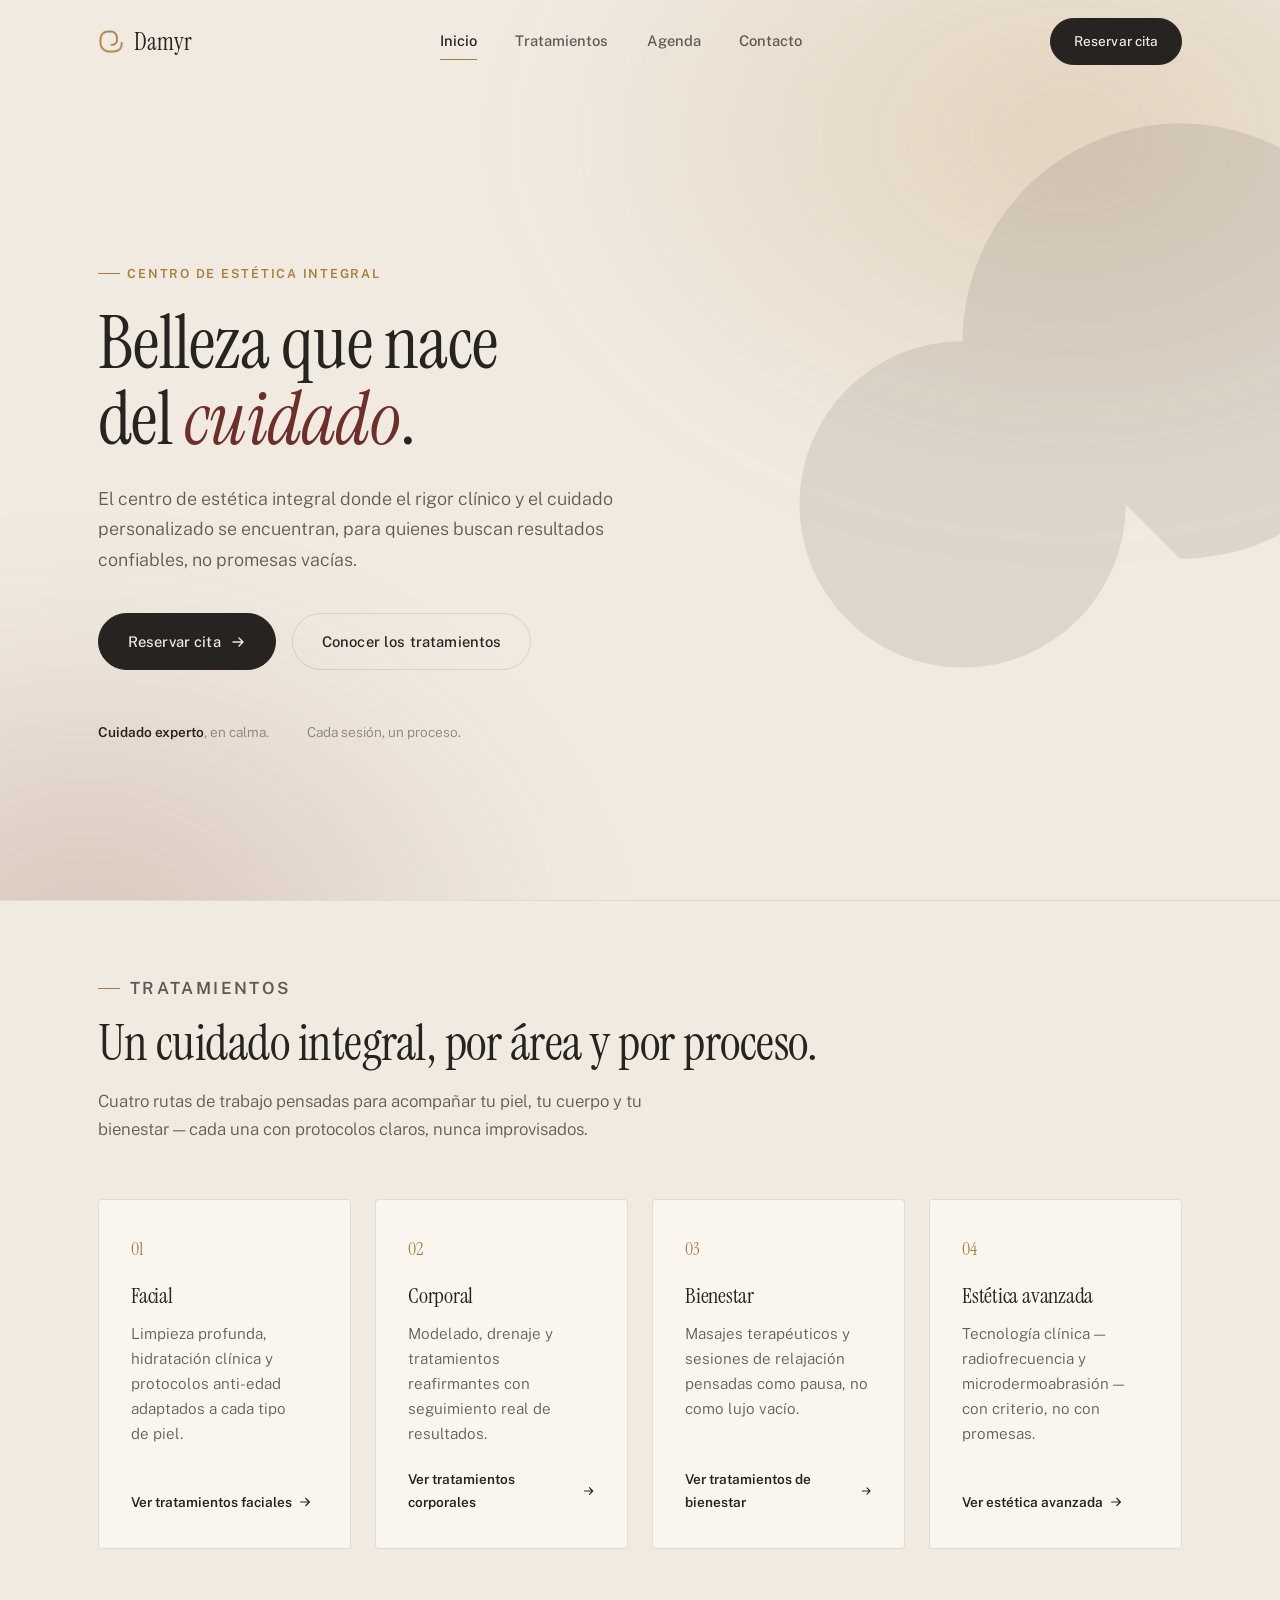
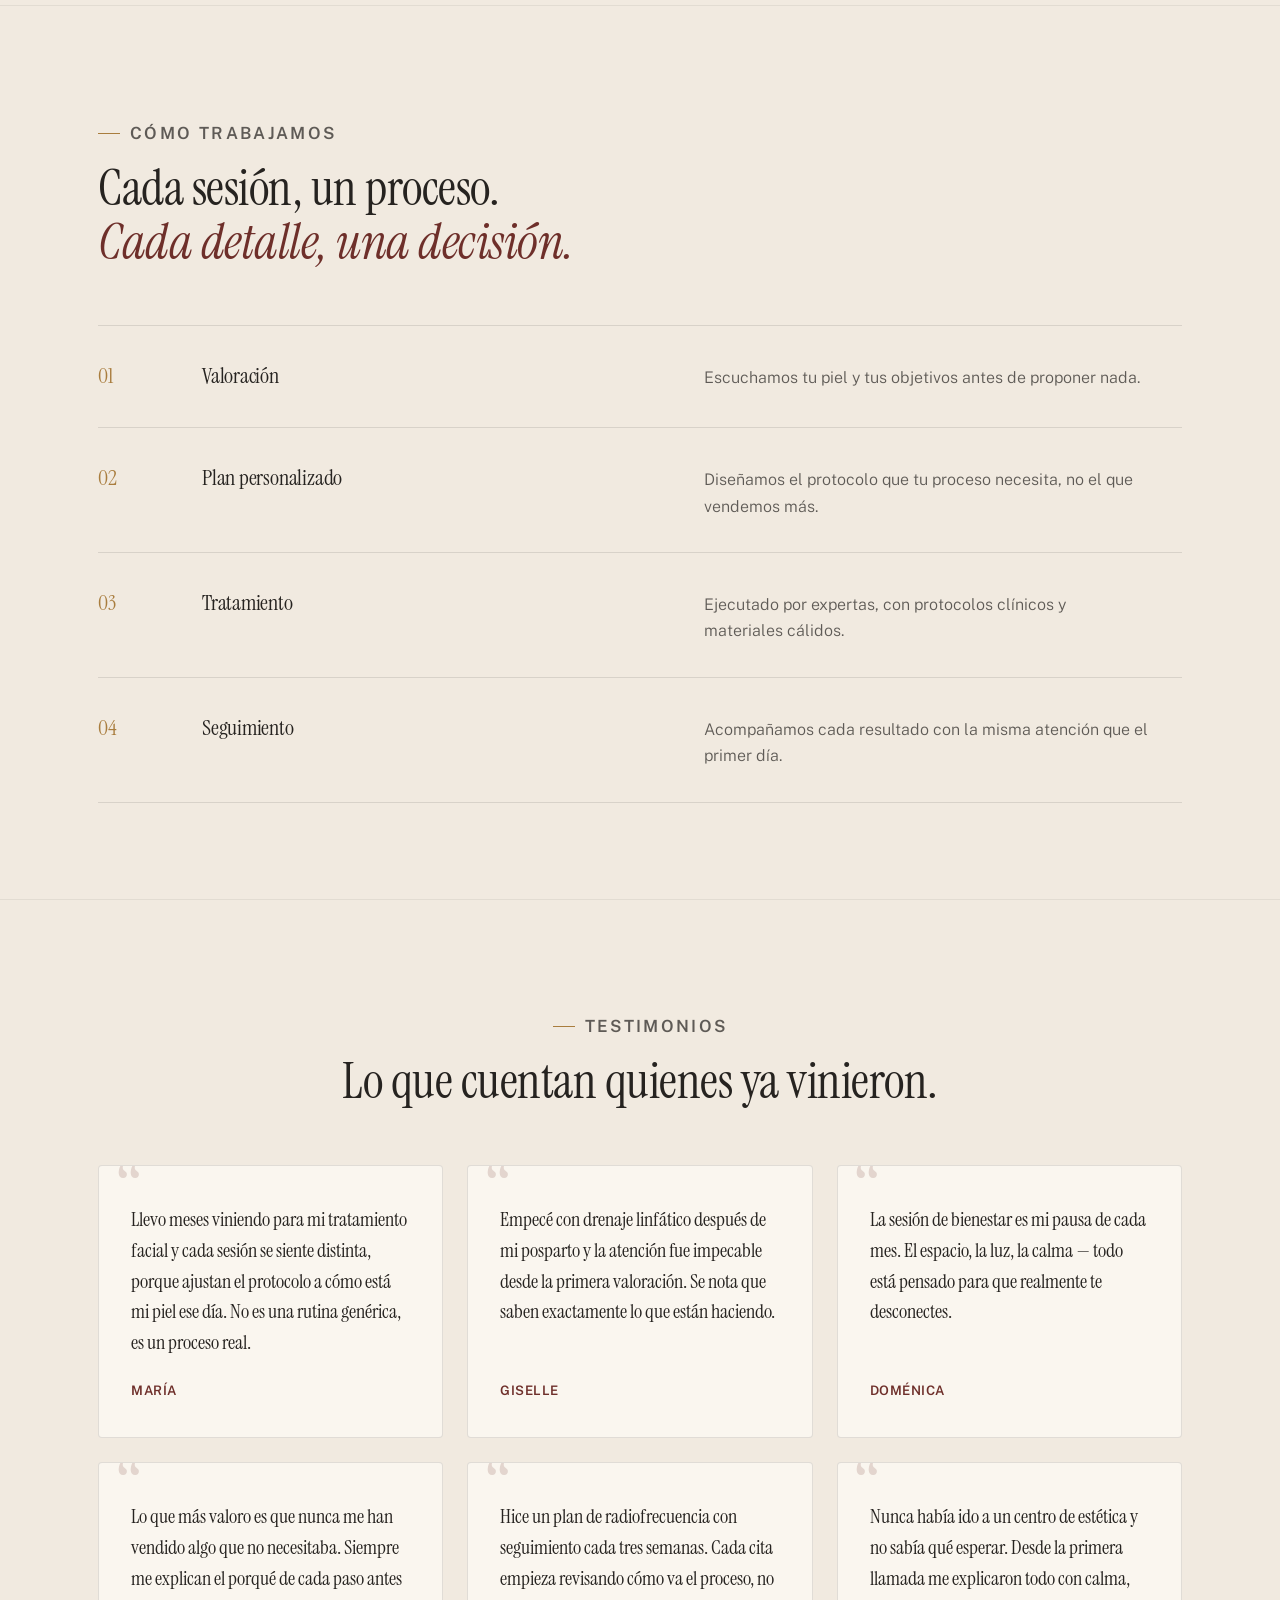
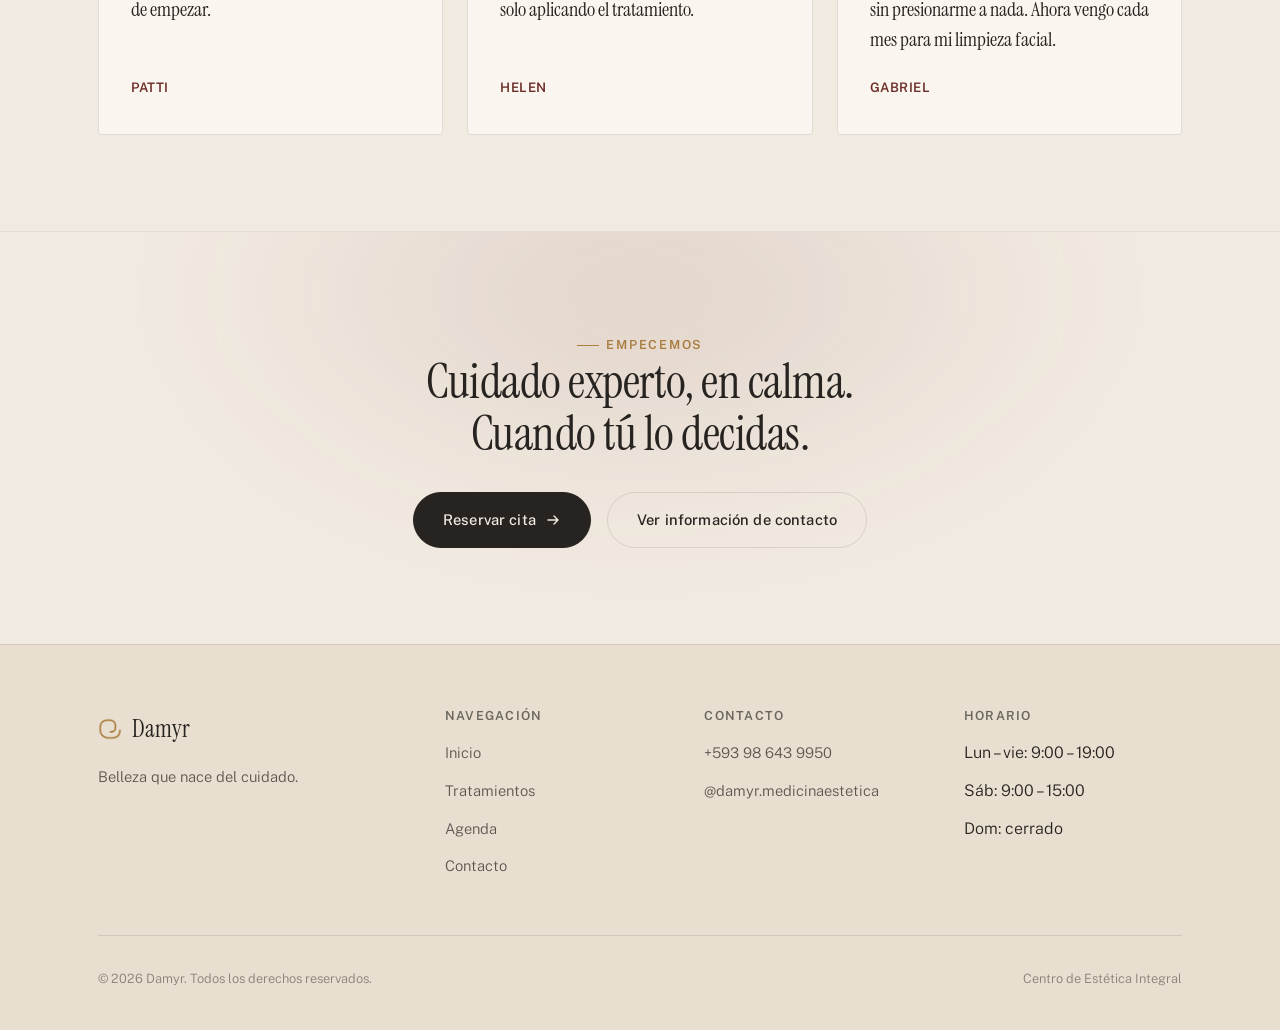
<file: index.html>
<!DOCTYPE html>
<html lang="es">
<head>
<meta charset="UTF-8">
<meta name="viewport" content="width=device-width, initial-scale=1.0">
<title>Damyr — Centro de Estética Integral</title>
<meta name="description" content="Damyr, centro de estética integral. El lugar donde el rigor clínico y el cuidado personalizado se encuentran.">
<link rel="icon" type="image/png" href="assets/img/favicon.png">

<link rel="preconnect" href="https://fonts.googleapis.com">
<link rel="preconnect" href="https://fonts.gstatic.com" crossorigin>
<link rel="stylesheet" href="https://fonts.googleapis.com/css2?family=Instrument+Serif:ital@0;1&family=Public+Sans:wght@300;400;500;600;700&display=swap">

<link rel="stylesheet" href="styles.css?v=20261001c">
</head>
<body>
<a class="skip-link" href="#main">Saltar al contenido</a>

<header class="nav" data-nav>
  <div class="container">
    <a class="nav-brand" href="index.html">
      <img class="logo-mark" src="assets/img/logo-mark.png" alt="" width="26" height="24">
      Damyr
    </a>
    <nav class="nav-links" aria-label="Principal">
      <a href="index.html" aria-current="page">Inicio</a>
      <a href="servicios.html">Tratamientos</a>
      <a href="agenda.html">Agenda</a>
      <a href="contacto.html">Contacto</a>
    </nav>
    <div class="nav-actions">
      <a class="btn btn-primary" href="https://wa.link/9u8v8s" target="_blank" rel="noopener">Reservar cita</a>
      <button class="nav-burger" data-burger aria-expanded="false" aria-label="Abrir menú" aria-controls="mobile-menu">
        <span></span><span></span><span></span>
      </button>
    </div>
  </div>
</header>

<div class="mobile-menu" id="mobile-menu" data-mobile-menu>
  <a href="index.html">Inicio</a>
  <a href="servicios.html">Tratamientos</a>
  <a href="agenda.html">Agenda</a>
  <a href="contacto.html">Contacto</a>
  <div class="nav-actions">
    <a class="btn btn-primary" href="https://wa.link/9u8v8s" target="_blank" rel="noopener">Reservar cita</a>
  </div>
</div>

<main id="main">

  <section class="hero">
    <div class="hero-wash" aria-hidden="true"></div>
    <svg class="hero-spiral" data-spiral-draw viewBox="0 0 100 100" aria-hidden="true">
      <path d="M58,50 a8,8 0 1,1 -8,-8 a16,16 0 1,1 16,16 a24,24 0 1,1 -24,-24 a32,32 0 1,1 32,32"/>
    </svg>
    <div class="container">
      <div class="hero-inner">
        <p class="eyebrow reveal">Centro de Estética Integral</p>
        <h1 class="hero-title reveal reveal-1">Belleza que nace del <em>cuidado</em>.</h1>
        <p class="hero-sub reveal reveal-2">
          El centro de estética integral donde el rigor clínico y el cuidado personalizado
          se encuentran, para quienes buscan resultados confiables, no promesas vacías.
        </p>
        <div class="hero-actions reveal reveal-3">
          <a class="btn btn-primary" href="https://wa.link/9u8v8s" target="_blank" rel="noopener">
            Reservar cita
            <svg class="btn-arrow" width="16" height="16" viewBox="0 0 16 16" fill="none" aria-hidden="true"><path d="M3 8h10M9 4l4 4-4 4" stroke="currentColor" stroke-width="1.4" stroke-linecap="round" stroke-linejoin="round"/></svg>
          </a>
          <a class="btn btn-ghost" href="servicios.html">Conocer los tratamientos</a>
        </div>
        <div class="hero-meta reveal reveal-4">
          <span><strong>Cuidado experto</strong>, en calma.</span>
          <span>Cada sesión, un proceso.</span>
        </div>
      </div>
    </div>
  </section>

  <section id="tratamientos" class="menu-section">
    <div class="container">
      <div class="section-head reveal">
        <p class="eyebrow">Tratamientos</p>
        <h2>Un cuidado integral, por área y por proceso.</h2>
        <p>Cuatro rutas de trabajo pensadas para acompañar tu piel, tu cuerpo y tu bienestar —
          cada una con protocolos claros, nunca improvisados.</p>
      </div>
      <div class="services-grid">
        <article class="card service-card reveal reveal-1">
          <span class="num">01</span>
          <h3>Facial</h3>
          <p>Limpieza profunda, hidratación clínica y protocolos anti-edad adaptados a cada tipo de piel.</p>
          <a class="card-link" href="servicios.html#facial">Ver tratamientos faciales
            <svg viewBox="0 0 16 16" fill="none" aria-hidden="true"><path d="M3 8h10M9 4l4 4-4 4" stroke="currentColor" stroke-width="1.4" stroke-linecap="round" stroke-linejoin="round"/></svg>
          </a>
        </article>
        <article class="card service-card reveal reveal-2">
          <span class="num">02</span>
          <h3>Corporal</h3>
          <p>Modelado, drenaje y tratamientos reafirmantes con seguimiento real de resultados.</p>
          <a class="card-link" href="servicios.html#corporal">Ver tratamientos corporales
            <svg viewBox="0 0 16 16" fill="none" aria-hidden="true"><path d="M3 8h10M9 4l4 4-4 4" stroke="currentColor" stroke-width="1.4" stroke-linecap="round" stroke-linejoin="round"/></svg>
          </a>
        </article>
        <article class="card service-card reveal reveal-3">
          <span class="num">03</span>
          <h3>Bienestar</h3>
          <p>Masajes terapéuticos y sesiones de relajación pensadas como pausa, no como lujo vacío.</p>
          <a class="card-link" href="servicios.html#bienestar">Ver tratamientos de bienestar
            <svg viewBox="0 0 16 16" fill="none" aria-hidden="true"><path d="M3 8h10M9 4l4 4-4 4" stroke="currentColor" stroke-width="1.4" stroke-linecap="round" stroke-linejoin="round"/></svg>
          </a>
        </article>
        <article class="card service-card reveal reveal-4">
          <span class="num">04</span>
          <h3>Estética avanzada</h3>
          <p>Tecnología clínica — radiofrecuencia y microdermoabrasión — con criterio, no con promesas.</p>
          <a class="card-link" href="servicios.html#avanzada">Ver estética avanzada
            <svg viewBox="0 0 16 16" fill="none" aria-hidden="true"><path d="M3 8h10M9 4l4 4-4 4" stroke="currentColor" stroke-width="1.4" stroke-linecap="round" stroke-linejoin="round"/></svg>
          </a>
        </article>
      </div>
    </div>
  </section>

  <section class="proceso">
    <div class="container">
      <div class="section-head reveal">
        <p class="eyebrow">Cómo trabajamos</p>
        <h2>Cada sesión, un proceso. <em>Cada detalle, una decisión.</em></h2>
      </div>
      <div class="proceso-list">
        <div class="proceso-item reveal reveal-1">
          <span class="n">01</span>
          <h3>Valoración</h3>
          <p>Escuchamos tu piel y tus objetivos antes de proponer nada.</p>
        </div>
        <div class="proceso-item reveal reveal-2">
          <span class="n">02</span>
          <h3>Plan personalizado</h3>
          <p>Diseñamos el protocolo que tu proceso necesita, no el que vendemos más.</p>
        </div>
        <div class="proceso-item reveal reveal-3">
          <span class="n">03</span>
          <h3>Tratamiento</h3>
          <p>Ejecutado por expertas, con protocolos clínicos y materiales cálidos.</p>
        </div>
        <div class="proceso-item reveal reveal-4">
          <span class="n">04</span>
          <h3>Seguimiento</h3>
          <p>Acompañamos cada resultado con la misma atención que el primer día.</p>
        </div>
      </div>
    </div>
  </section>

  <section class="testimonials">
    <div class="container">
      <div class="section-head reveal center">
        <p class="eyebrow" style="justify-content:center;">Testimonios</p>
        <h2>Lo que cuentan quienes ya vinieron.</h2>
      </div>
      <div class="testimonials-grid">
        <article class="testimonial-card reveal reveal-1">
          <blockquote>Llevo meses viniendo para mi tratamiento facial y cada sesión se siente distinta, porque ajustan el protocolo a cómo está mi piel ese día. No es una rutina genérica, es un proceso real.</blockquote>
          <cite>María</cite>
        </article>
        <article class="testimonial-card reveal reveal-2">
          <blockquote>Empecé con drenaje linfático después de mi posparto y la atención fue impecable desde la primera valoración. Se nota que saben exactamente lo que están haciendo.</blockquote>
          <cite>Giselle</cite>
        </article>
        <article class="testimonial-card reveal reveal-3">
          <blockquote>La sesión de bienestar es mi pausa de cada mes. El espacio, la luz, la calma — todo está pensado para que realmente te desconectes.</blockquote>
          <cite>Doménica</cite>
        </article>
        <article class="testimonial-card reveal reveal-4">
          <blockquote>Lo que más valoro es que nunca me han vendido algo que no necesitaba. Siempre me explican el porqué de cada paso antes de empezar.</blockquote>
          <cite>Patti</cite>
        </article>
        <article class="testimonial-card reveal reveal-1">
          <blockquote>Hice un plan de radiofrecuencia con seguimiento cada tres semanas. Cada cita empieza revisando cómo va el proceso, no solo aplicando el tratamiento.</blockquote>
          <cite>Helen</cite>
        </article>
        <article class="testimonial-card reveal reveal-2">
          <blockquote>Nunca había ido a un centro de estética y no sabía qué esperar. Desde la primera llamada me explicaron todo con calma, sin presionarme a nada. Ahora vengo cada mes para mi limpieza facial.</blockquote>
          <cite>Gabriel</cite>
        </article>
      </div>
    </div>
  </section>

  <section class="cta-final">
    <div class="container">
      <p class="eyebrow reveal" style="justify-content:center;">Empecemos</p>
      <h2 class="reveal reveal-1">Cuidado experto, en calma. Cuando tú lo decidas.</h2>
      <div class="hero-actions reveal reveal-2">
        <a class="btn btn-primary" href="https://wa.link/9u8v8s" target="_blank" rel="noopener">
          Reservar cita
          <svg class="btn-arrow" width="16" height="16" viewBox="0 0 16 16" fill="none" aria-hidden="true"><path d="M3 8h10M9 4l4 4-4 4" stroke="currentColor" stroke-width="1.4" stroke-linecap="round" stroke-linejoin="round"/></svg>
        </a>
        <a class="btn btn-ghost" href="contacto.html">Ver información de contacto</a>
      </div>
    </div>
  </section>

</main>

<footer class="footer">
  <div class="container">
    <div class="footer-grid">
      <div>
        <a class="footer-brand" href="index.html">
          <img class="logo-mark" src="assets/img/logo-mark.png" alt="" width="24" height="22">
          Damyr
        </a>
        <p class="footer-tag">Belleza que nace del cuidado.</p>
      </div>
      <div class="footer-col">
        <h4>Navegación</h4>
        <ul>
          <li><a href="index.html">Inicio</a></li>
          <li><a href="servicios.html">Tratamientos</a></li>
          <li><a href="agenda.html">Agenda</a></li>
          <li><a href="contacto.html">Contacto</a></li>
        </ul>
      </div>
      <div class="footer-col">
        <h4>Contacto</h4>
        <ul>
          <li><a href="tel:+593986439950">+593 98 643 9950</a></li>
          <li><a href="https://instagram.com/damyr.medicinaestetica" target="_blank" rel="noopener">@damyr.medicinaestetica</a></li>
        </ul>
      </div>
      <div class="footer-col">
        <h4>Horario</h4>
        <ul>
          <li>Lun – vie: 9:00 – 19:00</li>
          <li>Sáb: 9:00 – 15:00</li>
          <li>Dom: cerrado</li>
        </ul>
      </div>
    </div>
    <div class="footer-bottom">
      <span>© 2026 Damyr. Todos los derechos reservados.</span>
      <span>Centro de Estética Integral</span>
    </div>
  </div>
</footer>

<script defer src="lib/gsap.min.js"></script>
<script defer src="lib/ScrollTrigger.min.js"></script>
<script defer src="lib/manifest.js"></script>
<script defer src="main.js?v=20261001c"></script>
</body>
</html>
</file>
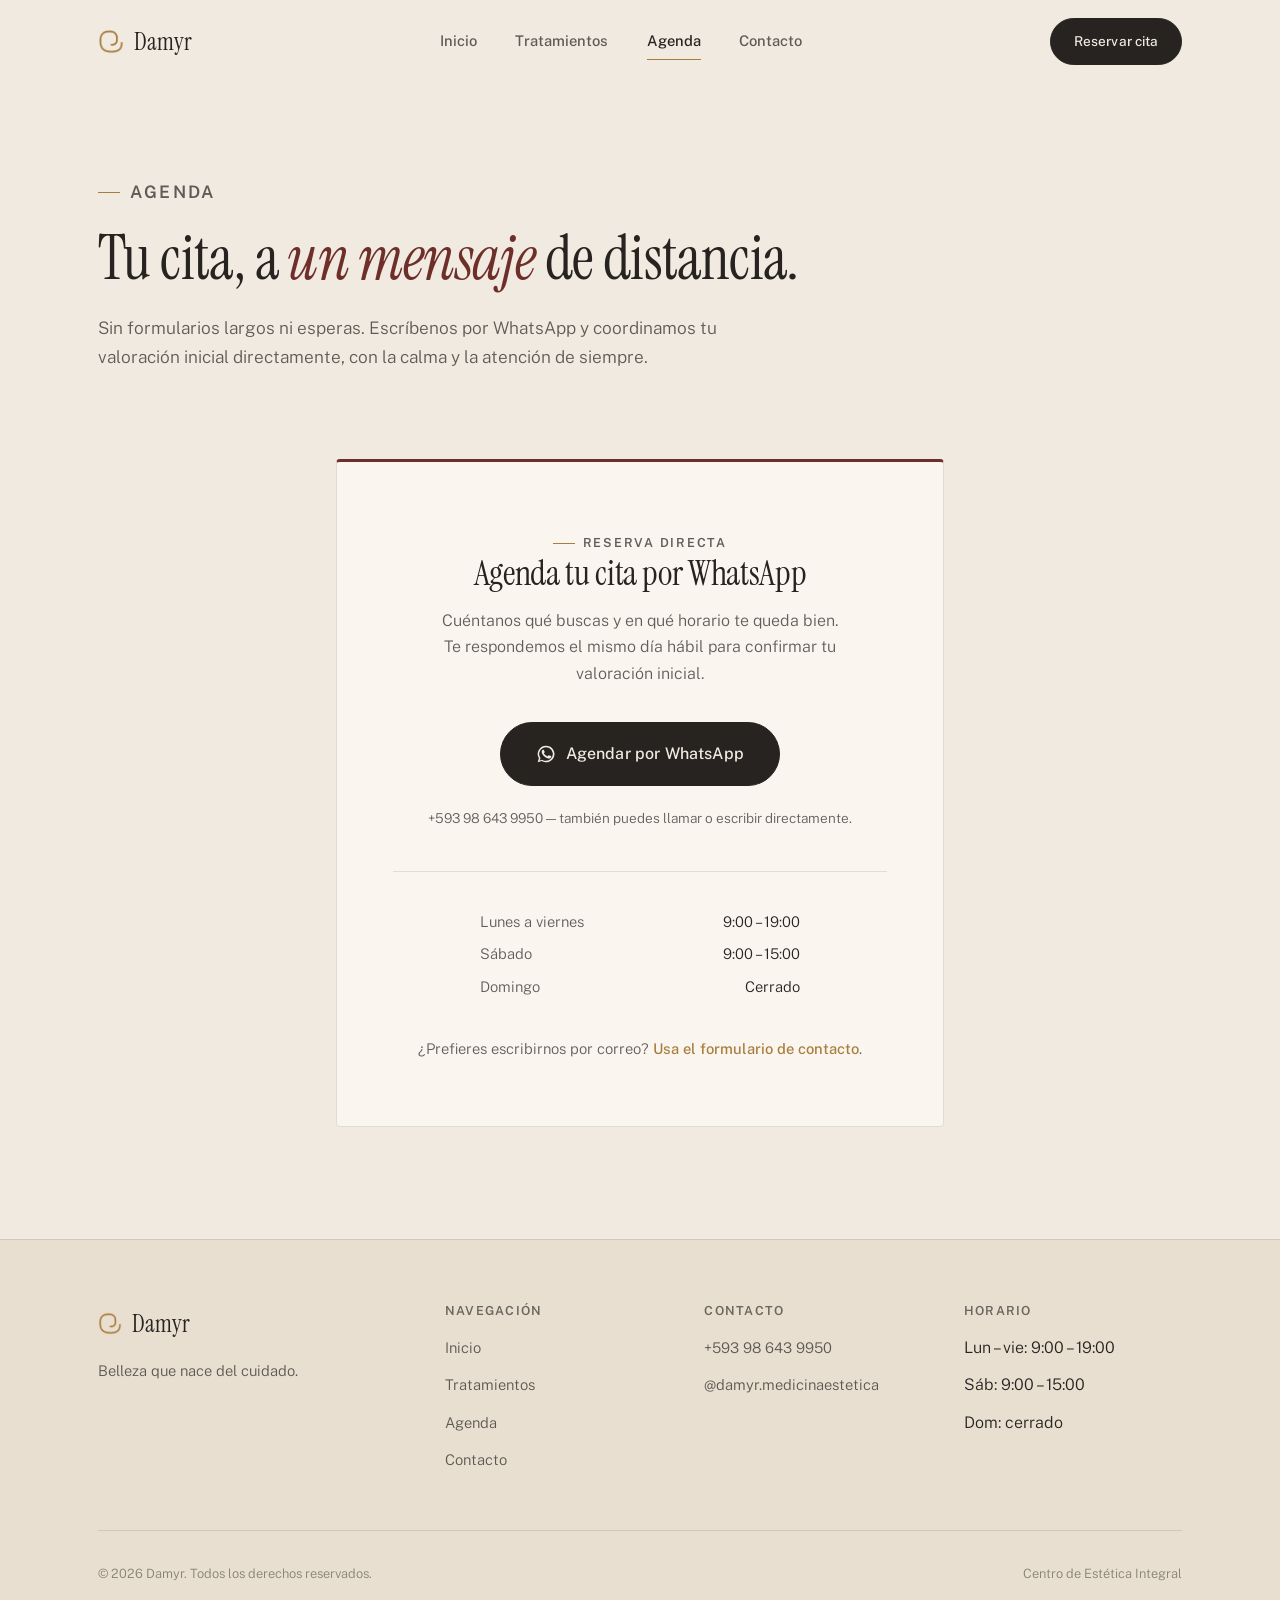
<file: agenda.html>
<!DOCTYPE html>
<html lang="es">
<head>
<meta charset="UTF-8">
<meta name="viewport" content="width=device-width, initial-scale=1.0">
<title>Agenda — Damyr</title>
<meta name="description" content="Agenda tu cita en Damyr directamente por WhatsApp. Respuesta rápida, sin formularios.">
<link rel="icon" type="image/png" href="assets/img/favicon.png">

<link rel="preconnect" href="https://fonts.googleapis.com">
<link rel="preconnect" href="https://fonts.gstatic.com" crossorigin>
<link rel="stylesheet" href="https://fonts.googleapis.com/css2?family=Instrument+Serif:ital@0;1&family=Public+Sans:wght@300;400;500;600;700&display=swap">

<link rel="stylesheet" href="styles.css?v=20261001c">
</head>
<body>
<a class="skip-link" href="#main">Saltar al contenido</a>

<header class="nav" data-nav>
  <div class="container">
    <a class="nav-brand" href="index.html">
      <img class="logo-mark" src="assets/img/logo-mark.png" alt="" width="26" height="24">
      Damyr
    </a>
    <nav class="nav-links" aria-label="Principal">
      <a href="index.html">Inicio</a>
      <a href="servicios.html">Tratamientos</a>
      <a href="agenda.html" aria-current="page">Agenda</a>
      <a href="contacto.html">Contacto</a>
    </nav>
    <div class="nav-actions">
      <a class="btn btn-primary" href="https://wa.link/9u8v8s" target="_blank" rel="noopener">Reservar cita</a>
      <button class="nav-burger" data-burger aria-expanded="false" aria-label="Abrir menú" aria-controls="mobile-menu">
        <span></span><span></span><span></span>
      </button>
    </div>
  </div>
</header>

<div class="mobile-menu" id="mobile-menu" data-mobile-menu>
  <a href="index.html">Inicio</a>
  <a href="servicios.html">Tratamientos</a>
  <a href="agenda.html">Agenda</a>
  <a href="contacto.html">Contacto</a>
  <div class="nav-actions">
    <a class="btn btn-primary" href="https://wa.link/9u8v8s" target="_blank" rel="noopener">Reservar cita</a>
  </div>
</div>

<main id="main">

  <section class="page-hero">
    <div class="container">
      <p class="eyebrow reveal">Agenda</p>
      <h1 class="reveal reveal-1">Tu cita, a <em>un mensaje</em> de distancia.</h1>
      <p class="reveal reveal-2">
        Sin formularios largos ni esperas. Escríbenos por WhatsApp y coordinamos tu
        valoración inicial directamente, con la calma y la atención de siempre.
      </p>
    </div>
  </section>

  <section class="agenda-section">
    <div class="container">
      <div class="agenda-card reveal">
        <p class="eyebrow" style="justify-content:center;">Reserva directa</p>
        <h2>Agenda tu cita por WhatsApp</h2>
        <p>Cuéntanos qué buscas y en qué horario te queda bien. Te respondemos el mismo
          día hábil para confirmar tu valoración inicial.</p>

        <a class="btn btn-primary agenda-whatsapp-btn" href="https://wa.link/9u8v8s" target="_blank" rel="noopener">
          <svg viewBox="0 0 24 24" fill="none" aria-hidden="true"><path d="M17.5 14.4c-.3-.1-1.7-.8-1.9-.9-.3-.1-.5-.1-.6.1-.2.3-.7.9-.9 1-.2.2-.3.2-.6.1-.3-.1-1.2-.4-2.3-1.4-.8-.7-1.4-1.6-1.6-1.9-.2-.3 0-.5.1-.6.1-.1.3-.3.4-.5.1-.1.2-.3.3-.4.1-.2 0-.3 0-.5-.1-.1-.6-1.4-.8-1.9-.2-.5-.4-.4-.6-.5h-.5c-.2 0-.5.1-.7.3-.3.3-1 1-1 2.3s1 2.7 1.2 2.9c.1.2 2 3 4.8 4.2.7.3 1.2.5 1.6.6.7.2 1.3.2 1.8.1.5-.1 1.7-.7 1.9-1.4.2-.7.2-1.2.2-1.3-.1-.1-.3-.2-.5-.3z" fill="currentColor"/><path d="M12 2a10 10 0 0 0-8.5 15.2L2 22l4.9-1.5A10 10 0 1 0 12 2Zm0 18.2a8.2 8.2 0 0 1-4.2-1.1l-.3-.2-3 .9.9-2.9-.2-.3A8.2 8.2 0 1 1 12 20.2Z" fill="currentColor"/></svg>
          Agendar por WhatsApp
        </a>
        <p class="agenda-note">+593 98 643 9950 — también puedes llamar o escribir directamente.</p>

        <div class="agenda-divider">
          <div class="agenda-hours">
            <div class="row"><span class="day">Lunes a viernes</span><span>9:00 – 19:00</span></div>
            <div class="row"><span class="day">Sábado</span><span>9:00 – 15:00</span></div>
            <div class="row"><span class="day">Domingo</span><span>Cerrado</span></div>
          </div>
        </div>

        <p class="agenda-alt">¿Prefieres escribirnos por correo? <a href="contacto.html">Usa el formulario de contacto</a>.</p>
      </div>
    </div>
  </section>

</main>

<footer class="footer">
  <div class="container">
    <div class="footer-grid">
      <div>
        <a class="footer-brand" href="index.html">
          <img class="logo-mark" src="assets/img/logo-mark.png" alt="" width="24" height="22">
          Damyr
        </a>
        <p class="footer-tag">Belleza que nace del cuidado.</p>
      </div>
      <div class="footer-col">
        <h4>Navegación</h4>
        <ul>
          <li><a href="index.html">Inicio</a></li>
          <li><a href="servicios.html">Tratamientos</a></li>
          <li><a href="agenda.html">Agenda</a></li>
          <li><a href="contacto.html">Contacto</a></li>
        </ul>
      </div>
      <div class="footer-col">
        <h4>Contacto</h4>
        <ul>
          <li><a href="tel:+593986439950">+593 98 643 9950</a></li>
          <li><a href="https://instagram.com/damyr.medicinaestetica" target="_blank" rel="noopener">@damyr.medicinaestetica</a></li>
        </ul>
      </div>
      <div class="footer-col">
        <h4>Horario</h4>
        <ul>
          <li>Lun – vie: 9:00 – 19:00</li>
          <li>Sáb: 9:00 – 15:00</li>
          <li>Dom: cerrado</li>
        </ul>
      </div>
    </div>
    <div class="footer-bottom">
      <span>© 2026 Damyr. Todos los derechos reservados.</span>
      <span>Centro de Estética Integral</span>
    </div>
  </div>
</footer>

<script defer src="lib/gsap.min.js"></script>
<script defer src="lib/ScrollTrigger.min.js"></script>
<script defer src="lib/manifest.js"></script>
<script defer src="main.js?v=20261001c"></script>
</body>
</html>
</file>
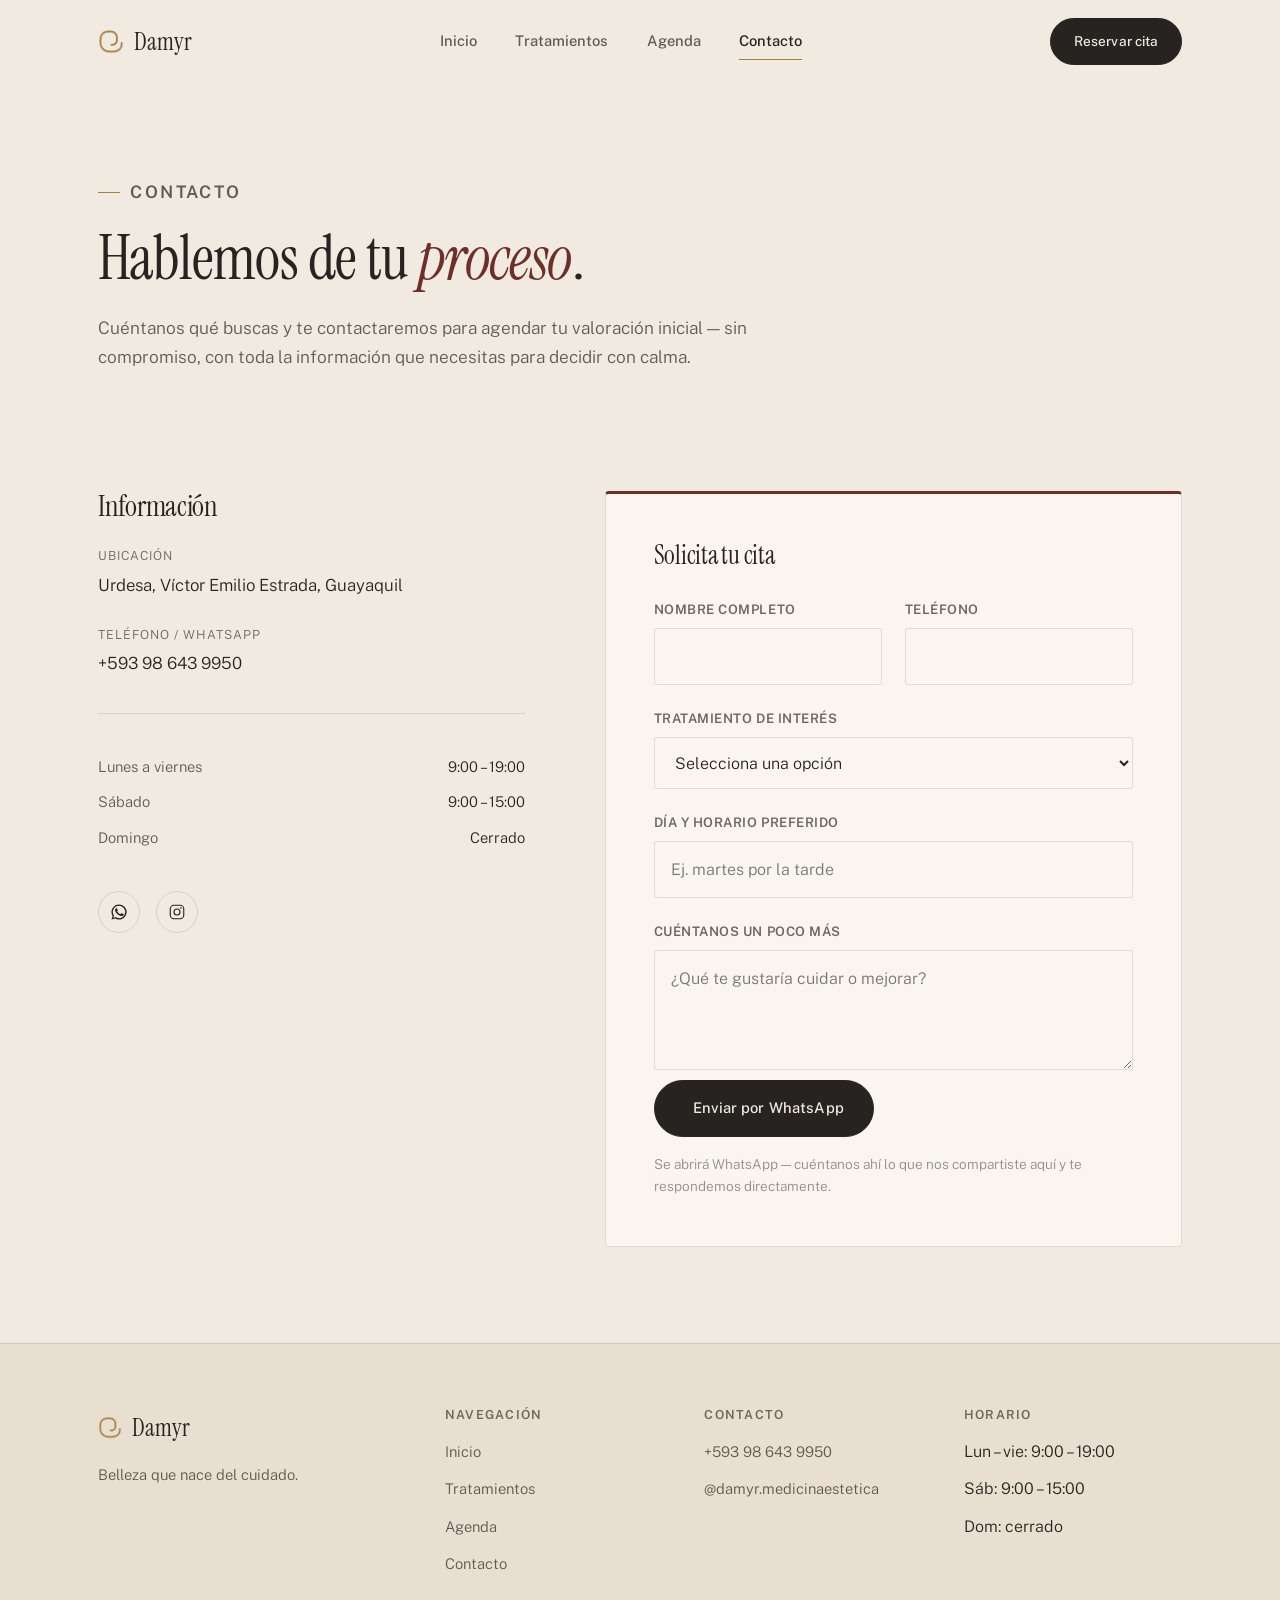
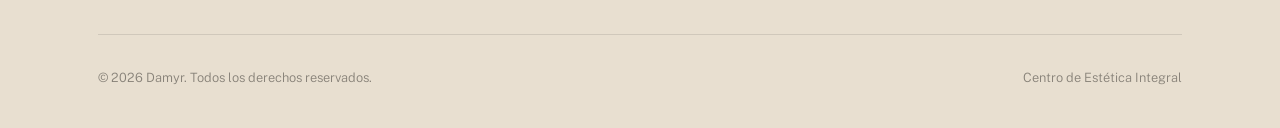
<file: contacto.html>
<!DOCTYPE html>
<html lang="es">
<head>
<meta charset="UTF-8">
<meta name="viewport" content="width=device-width, initial-scale=1.0">
<title>Contacto — Damyr</title>
<meta name="description" content="Reserva tu cita en Damyr, centro de estética integral. Escríbenos o agenda tu valoración inicial.">
<link rel="icon" type="image/png" href="assets/img/favicon.png">

<link rel="preconnect" href="https://fonts.googleapis.com">
<link rel="preconnect" href="https://fonts.gstatic.com" crossorigin>
<link rel="stylesheet" href="https://fonts.googleapis.com/css2?family=Instrument+Serif:ital@0;1&family=Public+Sans:wght@300;400;500;600;700&display=swap">

<link rel="stylesheet" href="styles.css?v=20261001c">
</head>
<body>
<a class="skip-link" href="#main">Saltar al contenido</a>

<header class="nav" data-nav>
  <div class="container">
    <a class="nav-brand" href="index.html">
      <img class="logo-mark" src="assets/img/logo-mark.png" alt="" width="26" height="24">
      Damyr
    </a>
    <nav class="nav-links" aria-label="Principal">
      <a href="index.html">Inicio</a>
      <a href="servicios.html">Tratamientos</a>
      <a href="agenda.html">Agenda</a>
      <a href="contacto.html" aria-current="page">Contacto</a>
    </nav>
    <div class="nav-actions">
      <a class="btn btn-primary" href="https://wa.link/9u8v8s" target="_blank" rel="noopener">Reservar cita</a>
      <button class="nav-burger" data-burger aria-expanded="false" aria-label="Abrir menú" aria-controls="mobile-menu">
        <span></span><span></span><span></span>
      </button>
    </div>
  </div>
</header>

<div class="mobile-menu" id="mobile-menu" data-mobile-menu>
  <a href="index.html">Inicio</a>
  <a href="servicios.html">Tratamientos</a>
  <a href="agenda.html">Agenda</a>
  <a href="contacto.html">Contacto</a>
  <div class="nav-actions">
    <a class="btn btn-primary" href="https://wa.link/9u8v8s" target="_blank" rel="noopener">Reservar cita</a>
  </div>
</div>

<main id="main">

  <section class="page-hero">
    <div class="container">
      <p class="eyebrow reveal">Contacto</p>
      <h1 class="reveal reveal-1">Hablemos de tu <em>proceso</em>.</h1>
      <p class="reveal reveal-2">
        Cuéntanos qué buscas y te contactaremos para agendar tu valoración inicial —
        sin compromiso, con toda la información que necesitas para decidir con calma.
      </p>
    </div>
  </section>

  <section id="reserva">
    <div class="container contact-grid">

      <div class="contact-info reveal">
        <h2>Información</h2>
        <dl class="contact-list">
          <div>
            <dt>Ubicación</dt>
            <dd>Urdesa, Víctor Emilio Estrada, Guayaquil</dd>
          </div>
          <div>
            <dt>Teléfono / WhatsApp</dt>
            <dd><a href="tel:+593986439950">+593 98 643 9950</a></dd>
          </div>
        </dl>

        <div class="contact-hours">
          <div class="row"><span class="day">Lunes a viernes</span><span>9:00 – 19:00</span></div>
          <div class="row"><span class="day">Sábado</span><span>9:00 – 15:00</span></div>
          <div class="row"><span class="day">Domingo</span><span>Cerrado</span></div>
        </div>

        <div class="contact-social">
          <a href="https://wa.link/9u8v8s" target="_blank" rel="noopener" aria-label="WhatsApp">
            <svg width="18" height="18" viewBox="0 0 24 24" fill="none" aria-hidden="true"><path d="M17.5 14.4c-.3-.1-1.7-.8-1.9-.9-.3-.1-.5-.1-.6.1-.2.3-.7.9-.9 1-.2.2-.3.2-.6.1-.3-.1-1.2-.4-2.3-1.4-.8-.7-1.4-1.6-1.6-1.9-.2-.3 0-.5.1-.6.1-.1.3-.3.4-.5.1-.1.2-.3.3-.4.1-.2 0-.3 0-.5-.1-.1-.6-1.4-.8-1.9-.2-.5-.4-.4-.6-.5h-.5c-.2 0-.5.1-.7.3-.3.3-1 1-1 2.3s1 2.7 1.2 2.9c.1.2 2 3 4.8 4.2.7.3 1.2.5 1.6.6.7.2 1.3.2 1.8.1.5-.1 1.7-.7 1.9-1.4.2-.7.2-1.2.2-1.3-.1-.1-.3-.2-.5-.3z" fill="currentColor"/><path d="M12 2a10 10 0 0 0-8.5 15.2L2 22l4.9-1.5A10 10 0 1 0 12 2Zm0 18.2a8.2 8.2 0 0 1-4.2-1.1l-.3-.2-3 .9.9-2.9-.2-.3A8.2 8.2 0 1 1 12 20.2Z" fill="currentColor"/></svg>
          </a>
          <a href="https://instagram.com/damyr.medicinaestetica" target="_blank" rel="noopener" aria-label="Instagram">
            <svg width="18" height="18" viewBox="0 0 24 24" fill="none" aria-hidden="true"><rect x="3" y="3" width="18" height="18" rx="5" stroke="currentColor" stroke-width="1.5"/><circle cx="12" cy="12" r="4" stroke="currentColor" stroke-width="1.5"/><circle cx="17.2" cy="6.8" r="1.1" fill="currentColor"/></svg>
          </a>
        </div>
      </div>

      <div class="contact-form-wrap reveal reveal-1">
        <h2>Solicita tu cita</h2>

        <form data-contact-form action="https://wa.link/9u8v8s" method="GET">
          <div class="form-grid">
            <div class="form-field">
              <label for="nombre">Nombre completo</label>
              <input id="nombre" name="Nombre" type="text" required autocomplete="name">
            </div>
            <div class="form-field">
              <label for="telefono">Teléfono</label>
              <input id="telefono" name="Teléfono" type="tel" required autocomplete="tel">
            </div>
            <div class="form-field span-2">
              <label for="tratamiento">Tratamiento de interés</label>
              <select id="tratamiento" name="Tratamiento" required>
                <option value="">Selecciona una opción</option>
                <option>Facial</option>
                <option>Corporal</option>
                <option>Bienestar</option>
                <option>Estética avanzada</option>
                <option>No estoy segura / quiero orientación</option>
              </select>
            </div>
            <div class="form-field span-2">
              <label for="preferencia">Día y horario preferido</label>
              <input id="preferencia" name="Preferencia" type="text" placeholder="Ej. martes por la tarde">
            </div>
            <div class="form-field span-2">
              <label for="mensaje">Cuéntanos un poco más</label>
              <textarea id="mensaje" name="Mensaje" placeholder="¿Qué te gustaría cuidar o mejorar?"></textarea>
            </div>
          </div>

          <button class="btn btn-primary" type="submit">
            <svg viewBox="0 0 24 24" fill="none" aria-hidden="true"><path d="M17.5 14.4c-.3-.1-1.7-.8-1.9-.9-.3-.1-.5-.1-.6.1-.2.3-.7.9-.9 1-.2.2-.3.2-.6.1-.3-.1-1.2-.4-2.3-1.4-.8-.7-1.4-1.6-1.6-1.9-.2-.3 0-.5.1-.6.1-.1.3-.3.4-.5.1-.1.2-.3.3-.4.1-.2 0-.3 0-.5-.1-.1-.6-1.4-.8-1.9-.2-.5-.4-.4-.6-.5h-.5c-.2 0-.5.1-.7.3-.3.3-1 1-1 2.3s1 2.7 1.2 2.9c.1.2 2 3 4.8 4.2.7.3 1.2.5 1.6.6.7.2 1.3.2 1.8.1.5-.1 1.7-.7 1.9-1.4.2-.7.2-1.2.2-1.3-.1-.1-.3-.2-.5-.3z" fill="currentColor"/><path d="M12 2a10 10 0 0 0-8.5 15.2L2 22l4.9-1.5A10 10 0 1 0 12 2Zm0 18.2a8.2 8.2 0 0 1-4.2-1.1l-.3-.2-3 .9.9-2.9-.2-.3A8.2 8.2 0 1 1 12 20.2Z" fill="currentColor"/></svg>
            Enviar por WhatsApp
          </button>
          <p class="form-note">Se abrirá WhatsApp — cuéntanos ahí lo que nos compartiste aquí y te respondemos directamente.</p>
        </form>
      </div>

    </div>
  </section>

</main>

<footer class="footer">
  <div class="container">
    <div class="footer-grid">
      <div>
        <a class="footer-brand" href="index.html">
          <img class="logo-mark" src="assets/img/logo-mark.png" alt="" width="24" height="22">
          Damyr
        </a>
        <p class="footer-tag">Belleza que nace del cuidado.</p>
      </div>
      <div class="footer-col">
        <h4>Navegación</h4>
        <ul>
          <li><a href="index.html">Inicio</a></li>
          <li><a href="servicios.html">Tratamientos</a></li>
          <li><a href="agenda.html">Agenda</a></li>
          <li><a href="contacto.html">Contacto</a></li>
        </ul>
      </div>
      <div class="footer-col">
        <h4>Contacto</h4>
        <ul>
          <li><a href="tel:+593986439950">+593 98 643 9950</a></li>
          <li><a href="https://instagram.com/damyr.medicinaestetica" target="_blank" rel="noopener">@damyr.medicinaestetica</a></li>
        </ul>
      </div>
      <div class="footer-col">
        <h4>Horario</h4>
        <ul>
          <li>Lun – vie: 9:00 – 19:00</li>
          <li>Sáb: 9:00 – 15:00</li>
          <li>Dom: cerrado</li>
        </ul>
      </div>
    </div>
    <div class="footer-bottom">
      <span>© 2026 Damyr. Todos los derechos reservados.</span>
      <span>Centro de Estética Integral</span>
    </div>
  </div>
</footer>

<script defer src="lib/gsap.min.js"></script>
<script defer src="lib/ScrollTrigger.min.js"></script>
<script defer src="lib/manifest.js"></script>
<script defer src="main.js?v=20261001c"></script>
</body>
</html>
</file>
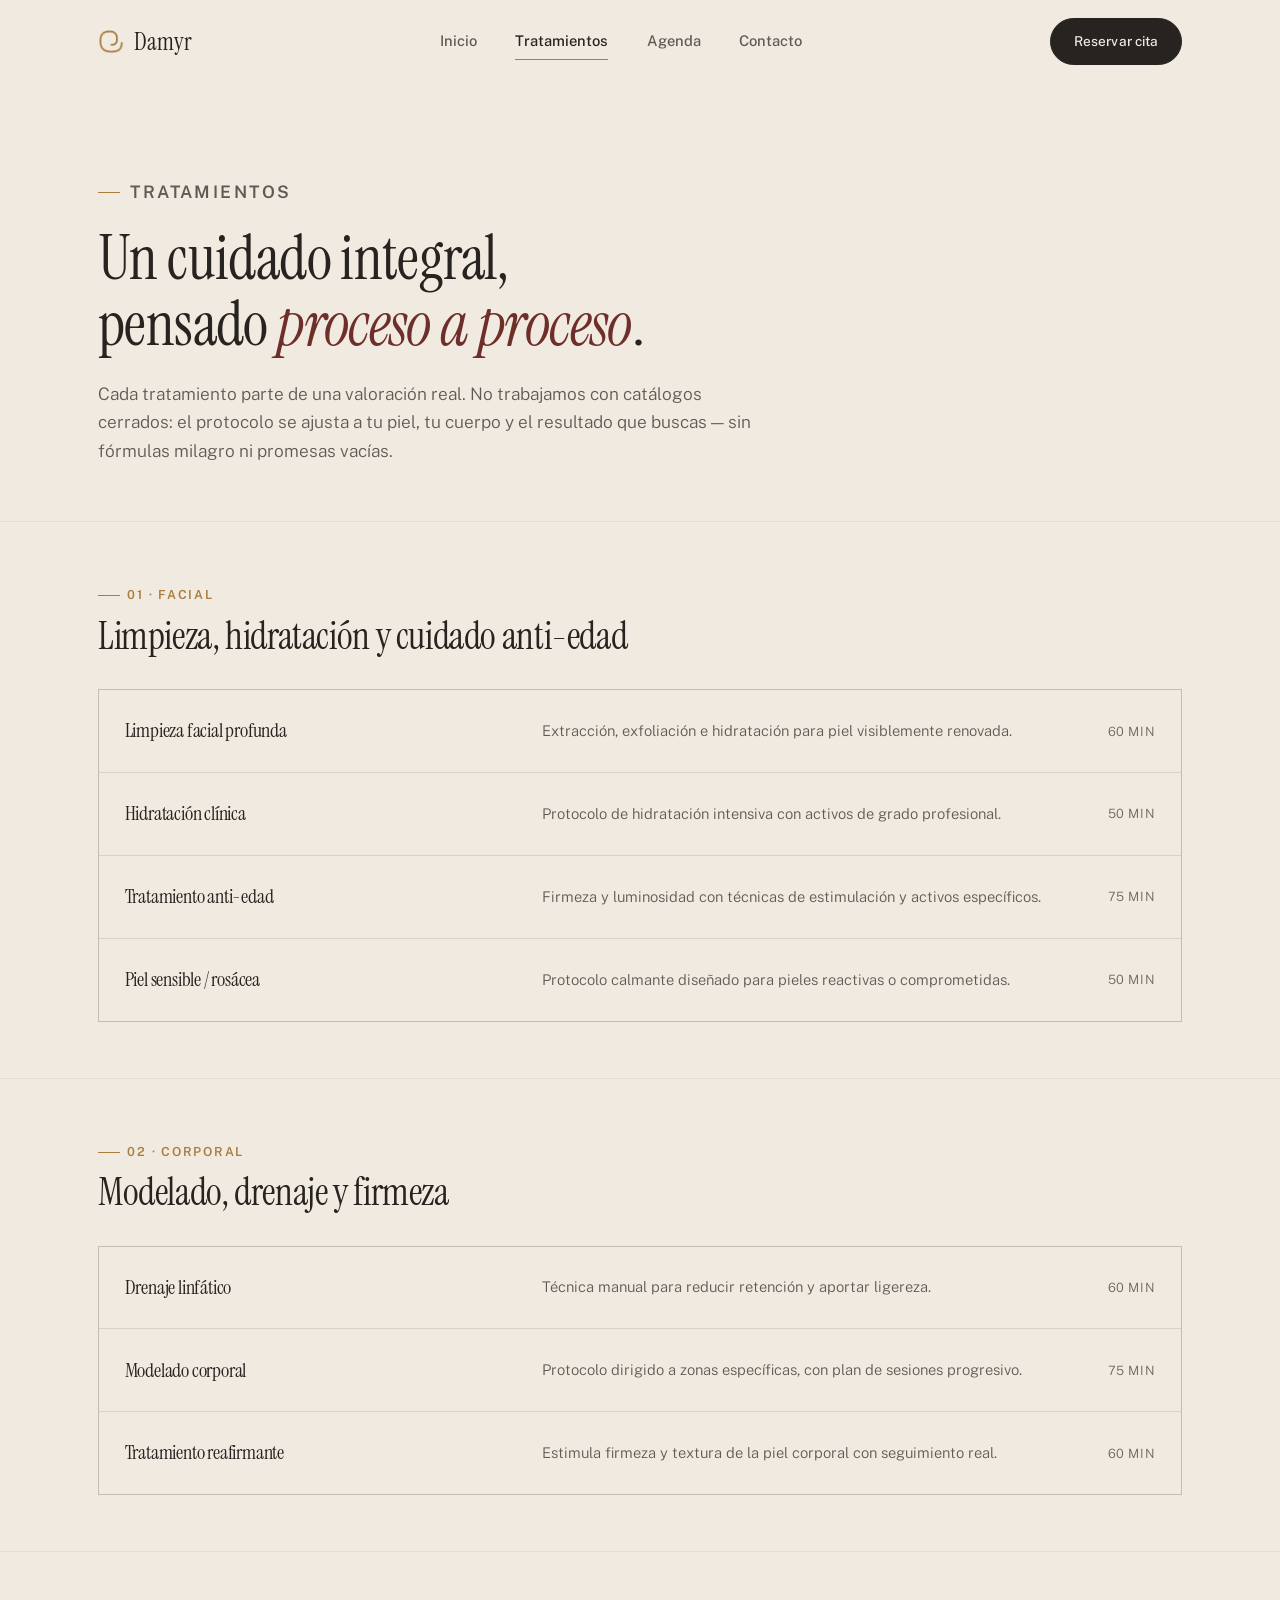
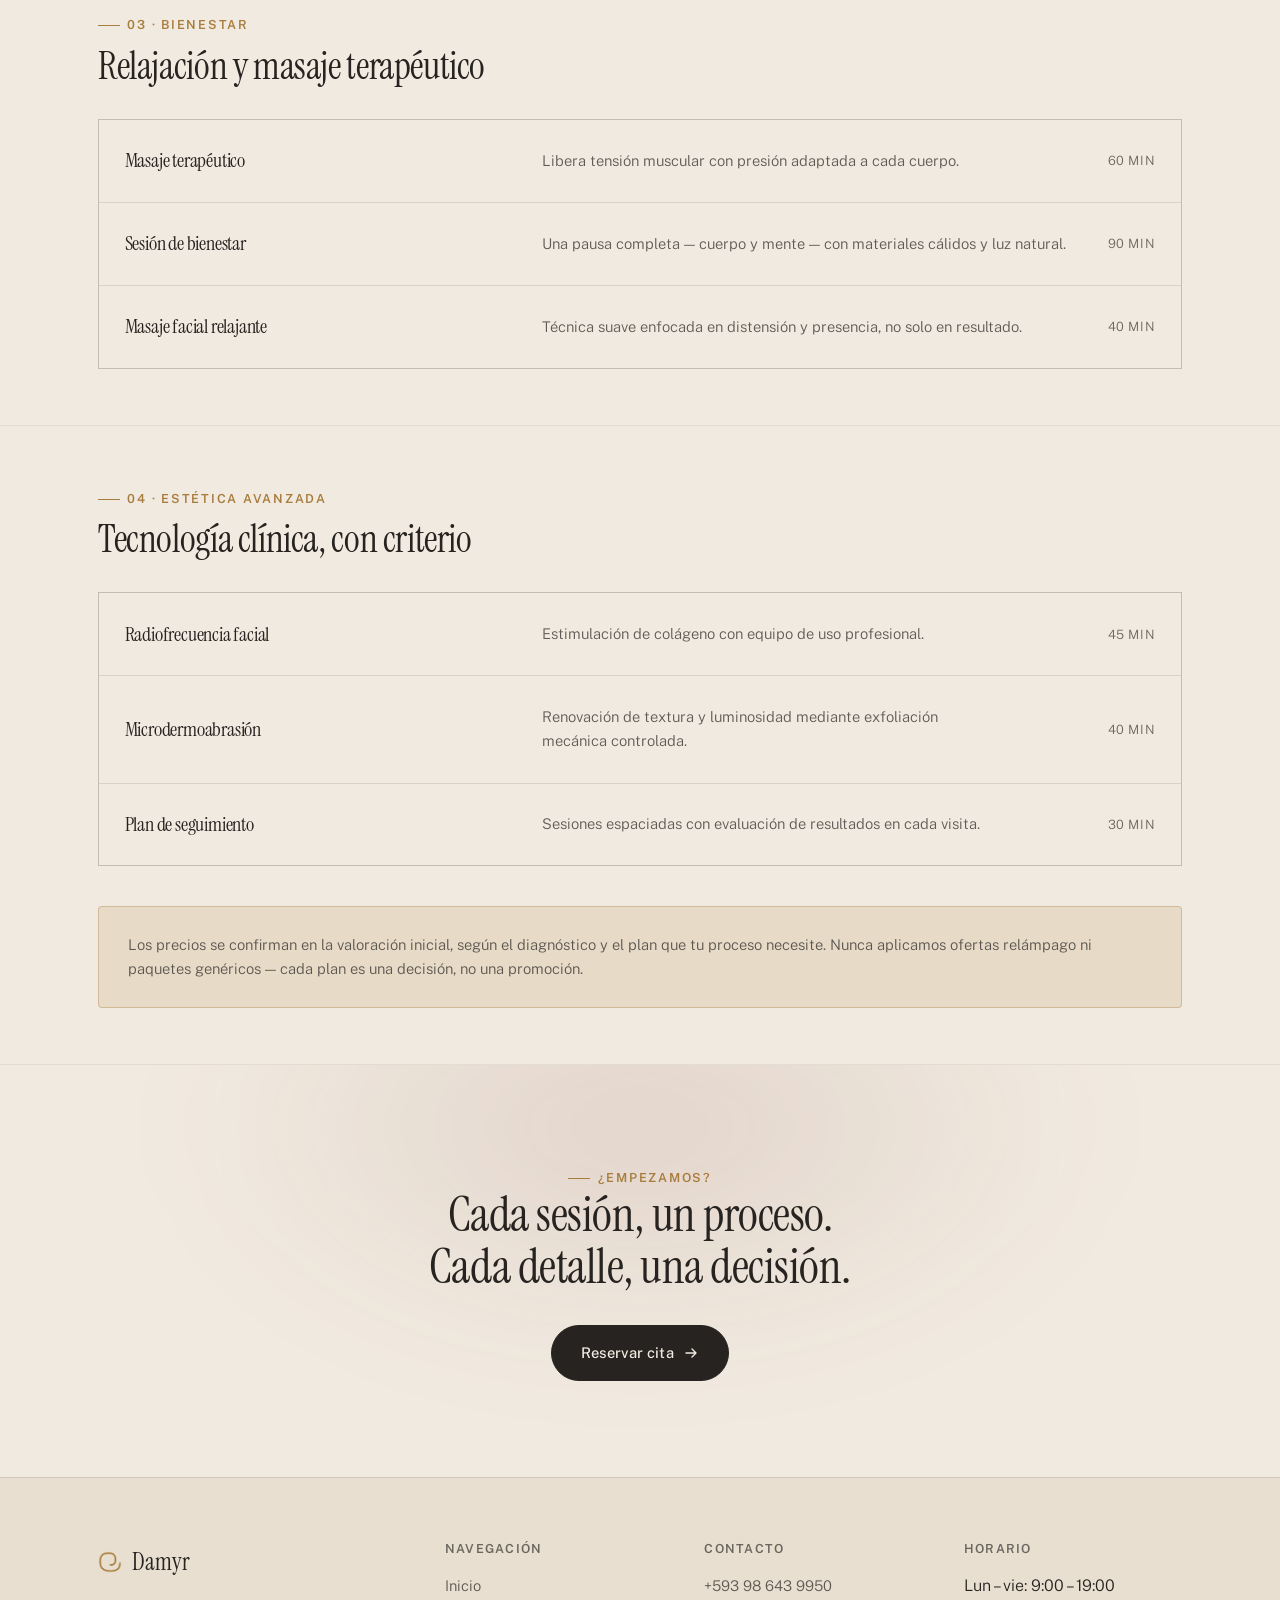
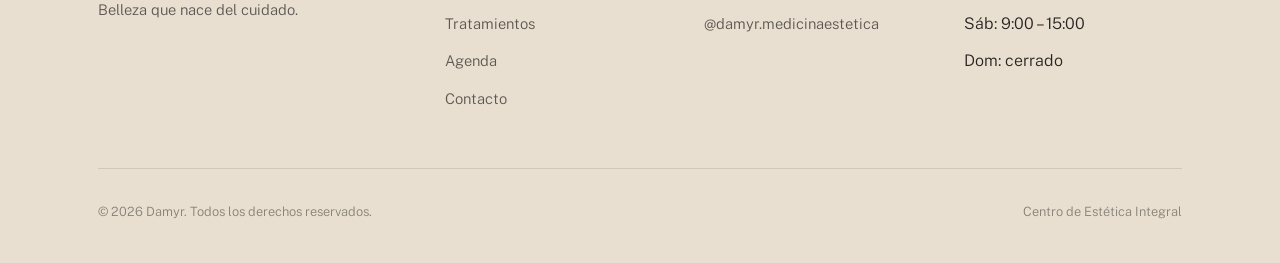
<file: servicios.html>
<!DOCTYPE html>
<html lang="es">
<head>
<meta charset="UTF-8">
<meta name="viewport" content="width=device-width, initial-scale=1.0">
<title>Tratamientos — Damyr</title>
<meta name="description" content="Tratamientos faciales, corporales, de bienestar y estética avanzada en Damyr, centro de estética integral.">
<link rel="icon" type="image/png" href="assets/img/favicon.png">

<link rel="preconnect" href="https://fonts.googleapis.com">
<link rel="preconnect" href="https://fonts.gstatic.com" crossorigin>
<link rel="stylesheet" href="https://fonts.googleapis.com/css2?family=Instrument+Serif:ital@0;1&family=Public+Sans:wght@300;400;500;600;700&display=swap">

<link rel="stylesheet" href="styles.css?v=20261001c">
</head>
<body>
<a class="skip-link" href="#main">Saltar al contenido</a>

<header class="nav" data-nav>
  <div class="container">
    <a class="nav-brand" href="index.html">
      <img class="logo-mark" src="assets/img/logo-mark.png" alt="" width="26" height="24">
      Damyr
    </a>
    <nav class="nav-links" aria-label="Principal">
      <a href="index.html">Inicio</a>
      <a href="servicios.html" aria-current="page">Tratamientos</a>
      <a href="agenda.html">Agenda</a>
      <a href="contacto.html">Contacto</a>
    </nav>
    <div class="nav-actions">
      <a class="btn btn-primary" href="https://wa.link/9u8v8s" target="_blank" rel="noopener">Reservar cita</a>
      <button class="nav-burger" data-burger aria-expanded="false" aria-label="Abrir menú" aria-controls="mobile-menu">
        <span></span><span></span><span></span>
      </button>
    </div>
  </div>
</header>

<div class="mobile-menu" id="mobile-menu" data-mobile-menu>
  <a href="index.html">Inicio</a>
  <a href="servicios.html">Tratamientos</a>
  <a href="agenda.html">Agenda</a>
  <a href="contacto.html">Contacto</a>
  <div class="nav-actions">
    <a class="btn btn-primary" href="https://wa.link/9u8v8s" target="_blank" rel="noopener">Reservar cita</a>
  </div>
</div>

<main id="main">

  <section class="page-hero">
    <div class="container">
      <p class="eyebrow reveal">Tratamientos</p>
      <h1 class="reveal reveal-1">Un cuidado integral, pensado <em>proceso a proceso</em>.</h1>
      <p class="reveal reveal-2">
        Cada tratamiento parte de una valoración real. No trabajamos con catálogos cerrados:
        el protocolo se ajusta a tu piel, tu cuerpo y el resultado que buscas — sin fórmulas
        milagro ni promesas vacías.
      </p>
    </div>
  </section>

  <section id="facial" class="menu-section">
    <div class="container">
      <div class="menu-head">
        <div>
          <p class="eyebrow">01 · Facial</p>
          <h2>Limpieza, hidratación y cuidado anti-edad</h2>
        </div>
      </div>
      <div class="menu-list reveal">
        <div class="menu-item">
          <h3>Limpieza facial profunda</h3>
          <p class="desc">Extracción, exfoliación e hidratación para piel visiblemente renovada.</p>
          <span class="duration">60 min</span>
        </div>
        <div class="menu-item">
          <h3>Hidratación clínica</h3>
          <p class="desc">Protocolo de hidratación intensiva con activos de grado profesional.</p>
          <span class="duration">50 min</span>
        </div>
        <div class="menu-item">
          <h3>Tratamiento anti-edad</h3>
          <p class="desc">Firmeza y luminosidad con técnicas de estimulación y activos específicos.</p>
          <span class="duration">75 min</span>
        </div>
        <div class="menu-item">
          <h3>Piel sensible / rosácea</h3>
          <p class="desc">Protocolo calmante diseñado para pieles reactivas o comprometidas.</p>
          <span class="duration">50 min</span>
        </div>
      </div>
    </div>
  </section>

  <section id="corporal" class="menu-section">
    <div class="container">
      <div class="menu-head">
        <div>
          <p class="eyebrow">02 · Corporal</p>
          <h2>Modelado, drenaje y firmeza</h2>
        </div>
      </div>
      <div class="menu-list reveal">
        <div class="menu-item">
          <h3>Drenaje linfático</h3>
          <p class="desc">Técnica manual para reducir retención y aportar ligereza.</p>
          <span class="duration">60 min</span>
        </div>
        <div class="menu-item">
          <h3>Modelado corporal</h3>
          <p class="desc">Protocolo dirigido a zonas específicas, con plan de sesiones progresivo.</p>
          <span class="duration">75 min</span>
        </div>
        <div class="menu-item">
          <h3>Tratamiento reafirmante</h3>
          <p class="desc">Estimula firmeza y textura de la piel corporal con seguimiento real.</p>
          <span class="duration">60 min</span>
        </div>
      </div>
    </div>
  </section>

  <section id="bienestar" class="menu-section">
    <div class="container">
      <div class="menu-head">
        <div>
          <p class="eyebrow">03 · Bienestar</p>
          <h2>Relajación y masaje terapéutico</h2>
        </div>
      </div>
      <div class="menu-list reveal">
        <div class="menu-item">
          <h3>Masaje terapéutico</h3>
          <p class="desc">Libera tensión muscular con presión adaptada a cada cuerpo.</p>
          <span class="duration">60 min</span>
        </div>
        <div class="menu-item">
          <h3>Sesión de bienestar</h3>
          <p class="desc">Una pausa completa — cuerpo y mente — con materiales cálidos y luz natural.</p>
          <span class="duration">90 min</span>
        </div>
        <div class="menu-item">
          <h3>Masaje facial relajante</h3>
          <p class="desc">Técnica suave enfocada en distensión y presencia, no solo en resultado.</p>
          <span class="duration">40 min</span>
        </div>
      </div>
    </div>
  </section>

  <section id="avanzada" class="menu-section">
    <div class="container">
      <div class="menu-head">
        <div>
          <p class="eyebrow">04 · Estética avanzada</p>
          <h2>Tecnología clínica, con criterio</h2>
        </div>
      </div>
      <div class="menu-list reveal">
        <div class="menu-item">
          <h3>Radiofrecuencia facial</h3>
          <p class="desc">Estimulación de colágeno con equipo de uso profesional.</p>
          <span class="duration">45 min</span>
        </div>
        <div class="menu-item">
          <h3>Microdermoabrasión</h3>
          <p class="desc">Renovación de textura y luminosidad mediante exfoliación mecánica controlada.</p>
          <span class="duration">40 min</span>
        </div>
        <div class="menu-item">
          <h3>Plan de seguimiento</h3>
          <p class="desc">Sesiones espaciadas con evaluación de resultados en cada visita.</p>
          <span class="duration">30 min</span>
        </div>
      </div>

      <div class="menu-note reveal">
        Los precios se confirman en la valoración inicial, según el diagnóstico y el plan que
        tu proceso necesite. Nunca aplicamos ofertas relámpago ni paquetes genéricos —
        cada plan es una decisión, no una promoción.
      </div>
    </div>
  </section>

  <section class="cta-final">
    <div class="container">
      <p class="eyebrow reveal" style="justify-content:center;">¿Empezamos?</p>
      <h2 class="reveal reveal-1">Cada sesión, un proceso. Cada detalle, una decisión.</h2>
      <div class="hero-actions reveal reveal-2">
        <a class="btn btn-primary" href="https://wa.link/9u8v8s" target="_blank" rel="noopener">
          Reservar cita
          <svg class="btn-arrow" width="16" height="16" viewBox="0 0 16 16" fill="none" aria-hidden="true"><path d="M3 8h10M9 4l4 4-4 4" stroke="currentColor" stroke-width="1.4" stroke-linecap="round" stroke-linejoin="round"/></svg>
        </a>
      </div>
    </div>
  </section>

</main>

<footer class="footer">
  <div class="container">
    <div class="footer-grid">
      <div>
        <a class="footer-brand" href="index.html">
          <img class="logo-mark" src="assets/img/logo-mark.png" alt="" width="24" height="22">
          Damyr
        </a>
        <p class="footer-tag">Belleza que nace del cuidado.</p>
      </div>
      <div class="footer-col">
        <h4>Navegación</h4>
        <ul>
          <li><a href="index.html">Inicio</a></li>
          <li><a href="servicios.html">Tratamientos</a></li>
          <li><a href="agenda.html">Agenda</a></li>
          <li><a href="contacto.html">Contacto</a></li>
        </ul>
      </div>
      <div class="footer-col">
        <h4>Contacto</h4>
        <ul>
          <li><a href="tel:+593986439950">+593 98 643 9950</a></li>
          <li><a href="https://instagram.com/damyr.medicinaestetica" target="_blank" rel="noopener">@damyr.medicinaestetica</a></li>
        </ul>
      </div>
      <div class="footer-col">
        <h4>Horario</h4>
        <ul>
          <li>Lun – vie: 9:00 – 19:00</li>
          <li>Sáb: 9:00 – 15:00</li>
          <li>Dom: cerrado</li>
        </ul>
      </div>
    </div>
    <div class="footer-bottom">
      <span>© 2026 Damyr. Todos los derechos reservados.</span>
      <span>Centro de Estética Integral</span>
    </div>
  </div>
</footer>

<script defer src="lib/gsap.min.js"></script>
<script defer src="lib/ScrollTrigger.min.js"></script>
<script defer src="lib/manifest.js"></script>
<script defer src="main.js?v=20261001c"></script>
</body>
</html>
</file>
<file: styles.css>
/* =============================================================
   1. Tokens
   ============================================================= */
:root {
  --marfil:      #F1EAE0;
  --marfil-2:    #E8DFD0;
  --paper:       #FAF6EF;
  --carbon:      #262320;
  --carbon-soft: rgba(38, 35, 32, 0.72);
  --carbon-mute: rgba(38, 35, 32, 0.5);
  --taupe:       #6B675F;
  --laton:       #A97D3E;
  --laton-soft:  rgba(169, 125, 62, 0.14);
  --laton-line:  rgba(169, 125, 62, 0.35);
  --vino:        #6E2F2A;
  --line:        rgba(38, 35, 32, 0.12);
  --line-soft:   rgba(38, 35, 32, 0.07);

  --serif: "Instrument Serif", "Times New Roman", serif;
  --sans: "Public Sans", -apple-system, BlinkMacSystemFont, "Segoe UI", system-ui, sans-serif;

  --ease-out: cubic-bezier(0.16, 1, 0.3, 1);
  --ease-soft: cubic-bezier(0.25, 0.46, 0.45, 0.94);

  --nav-h: 84px;
  --container: 1180px;
}

/* =============================================================
   2. Reset & base
   ============================================================= */
*, *::before, *::after { box-sizing: border-box; margin: 0; }
html {
  -webkit-text-size-adjust: 100%;
  tab-size: 2;
  overflow-x: clip;
  scroll-behavior: smooth;
}
@media (prefers-reduced-motion: reduce) {
  html { scroll-behavior: auto; }
}
body {
  font-family: var(--sans);
  font-size: 16px;
  line-height: 1.65;
  font-weight: 300;
  color: var(--carbon);
  background: var(--marfil);
  -webkit-font-smoothing: antialiased;
  -moz-osx-font-smoothing: grayscale;
  text-rendering: optimizeLegibility;
  overflow-x: clip;
  overscroll-behavior-y: none;
}
img, svg, video { display: block; max-width: 100%; }
img { height: auto; }
button { font: inherit; color: inherit; cursor: pointer; border: 0; background: none; }
a { color: inherit; text-decoration: none; }
ul { list-style: none; padding: 0; }
p { text-wrap: pretty; }
h1, h2, h3, h4 {
  font-family: var(--serif);
  font-weight: 400;
  text-wrap: balance;
  line-height: 1.08;
  letter-spacing: -0.01em;
}
::selection { background: var(--laton); color: var(--marfil); }
:focus-visible {
  outline: 2px solid var(--laton);
  outline-offset: 3px;
  border-radius: 3px;
}

/* =============================================================
   3. Utilities
   ============================================================= */
.skip-link {
  position: fixed; top: -100px; left: 1rem;
  padding: .7rem 1.2rem; background: var(--carbon); color: var(--marfil);
  z-index: 9999; border-radius: 6px; font-size: .85rem; font-weight: 500;
  transition: top .3s var(--ease-out);
}
.skip-link:focus { top: 1rem; }

.container {
  width: 100%;
  max-width: var(--container);
  margin-inline: auto;
  padding-inline: 1.5rem;
}
@media (min-width: 720px) { .container { padding-inline: 2.5rem; } }
@media (min-width: 1280px) { .container { padding-inline: 3rem; } }

.eyebrow {
  display: inline-flex;
  align-items: center;
  gap: .6em;
  font-family: var(--sans);
  font-size: .78rem;
  font-weight: 600;
  letter-spacing: .14em;
  text-transform: uppercase;
  color: var(--laton);
}
.eyebrow::before {
  content: "";
  width: 22px; height: 1px;
  background: var(--laton);
}

.reveal {
  opacity: 0;
  transform: translateY(28px);
  transition: opacity .9s var(--ease-soft), transform .9s var(--ease-soft);
}
.reveal.is-visible { opacity: 1; transform: none; }
.reveal[data-split] { opacity: 1; transform: none; }
.reveal-1 { transition-delay: .08s; }
.reveal-2 { transition-delay: .16s; }
.reveal-3 { transition-delay: .24s; }
.reveal-4 { transition-delay: .32s; }

.sr-only {
  position: absolute; width: 1px; height: 1px;
  padding: 0; margin: -1px; overflow: hidden;
  clip: rect(0,0,0,0); white-space: nowrap; border: 0;
}

/* =============================================================
   4. Typography components
   ============================================================= */
.section-head {
  max-width: 46rem;
  margin-bottom: 3.5rem;
}
.section-head h2 {
  font-size: clamp(2rem, 4.4vw, 3.1rem);
  margin-top: .9rem;
}
.section-head p {
  margin-top: 1.1rem;
  color: var(--carbon-soft);
  font-size: 1.05rem;
  max-width: 38rem;
}
.section-head.center {
  margin-inline: auto;
  text-align: center;
}
.section-head.center p { margin-inline: auto; }
.section-head.center .eyebrow { justify-content: center; }

em { font-style: italic; color: var(--vino); }

/* =============================================================
   5. Components
   ============================================================= */

/* --- Buttons --- */
.btn {
  display: inline-flex;
  align-items: center;
  gap: .6rem;
  padding: .95rem 1.8rem;
  border-radius: 999px;
  font-size: .92rem;
  font-weight: 500;
  letter-spacing: .01em;
  transition: background .35s var(--ease-out), color .35s var(--ease-out),
              border-color .35s var(--ease-out), transform .35s var(--ease-out);
  white-space: nowrap;
}
.btn-primary {
  background: var(--carbon);
  color: var(--marfil);
  border: 1px solid var(--carbon);
}
.btn-primary:hover { background: var(--vino); border-color: var(--vino); transform: translateY(-2px); }
.btn-ghost {
  background: transparent;
  color: var(--carbon);
  border: 1px solid var(--line);
}
.btn-ghost:hover { border-color: var(--laton); color: var(--laton); transform: translateY(-2px); }
.btn-laton {
  background: var(--laton);
  color: var(--marfil);
  border: 1px solid var(--laton);
}
.btn-laton:hover { background: var(--vino); border-color: var(--vino); transform: translateY(-2px); }
.btn-arrow { transition: transform .35s var(--ease-out); }
.btn:hover .btn-arrow { transform: translateX(4px); }

/* --- Spiral mark --- */
.spiral {
  overflow: visible;
}
.spiral path {
  fill: none;
  stroke: currentColor;
  stroke-width: 1.6;
  stroke-linecap: round;
  stroke-dasharray: 340;
  stroke-dashoffset: 340;
  transition: stroke-dashoffset 1.6s var(--ease-soft);
}
.spiral.is-drawn path { stroke-dashoffset: 0; }

/* --- Nav --- */
.nav {
  position: fixed;
  top: 0; left: 0; right: 0;
  z-index: 500;
  height: var(--nav-h);
  display: flex;
  align-items: center;
  background: transparent;
  border-bottom: 1px solid transparent;
  transition: background .4s var(--ease-out), border-color .4s var(--ease-out), height .3s var(--ease-out);
}
.nav.is-scrolled {
  background: rgba(241, 234, 224, 0.92);
  backdrop-filter: blur(10px) saturate(140%);
  -webkit-backdrop-filter: blur(10px) saturate(140%);
  border-bottom-color: var(--line);
  height: 72px;
}
.nav .container {
  display: flex;
  align-items: center;
  justify-content: space-between;
  gap: 1rem;
}
.nav-brand {
  display: flex;
  align-items: center;
  gap: .6rem;
  font-family: var(--serif);
  font-size: 1.5rem;
  color: var(--carbon);
}
.nav-brand .logo-mark { display: block; width: 26px; height: auto; }
.nav-links {
  display: none;
  align-items: center;
  gap: 2.4rem;
}
.nav-links a {
  position: relative;
  font-size: .92rem;
  font-weight: 500;
  color: var(--carbon-soft);
  padding-block: .3rem;
  transition: color .3s var(--ease-out);
}
.nav-links a::after {
  content: "";
  position: absolute; left: 0; right: 100%; bottom: -2px;
  height: 1px; background: var(--laton);
  transition: right .35s var(--ease-out);
}
.nav-links a:hover { color: var(--carbon); }
.nav-links a:hover::after, .nav-links a[aria-current="page"]::after { right: 0; }
.nav-links a[aria-current="page"] { color: var(--carbon); }
.nav-actions { display: flex; align-items: center; gap: 1rem; }
.nav-actions .btn { padding: .7rem 1.4rem; font-size: .85rem; }
.nav-actions .btn-primary { display: none; }

.nav-burger {
  display: flex;
  flex-direction: column;
  justify-content: center;
  gap: 5px;
  width: 40px; height: 40px;
  padding: 0;
}
.nav-burger span {
  display: block; width: 22px; height: 1.5px;
  background: var(--carbon);
  transition: transform .35s var(--ease-out), opacity .3s var(--ease-out);
}
.nav-burger[aria-expanded="true"] span:nth-child(1) { transform: translateY(6.5px) rotate(45deg); }
.nav-burger[aria-expanded="true"] span:nth-child(2) { opacity: 0; }
.nav-burger[aria-expanded="true"] span:nth-child(3) { transform: translateY(-6.5px) rotate(-45deg); }

.mobile-menu {
  position: fixed;
  inset: var(--nav-h) 0 0 0;
  background: var(--marfil);
  z-index: 490;
  display: flex;
  flex-direction: column;
  padding: 2rem 1.5rem 3rem;
  transform: translateY(-8px);
  opacity: 0;
  pointer-events: none;
  transition: opacity .35s var(--ease-out), transform .35s var(--ease-out);
}
.mobile-menu.is-open { opacity: 1; transform: none; pointer-events: auto; }
.mobile-menu a {
  font-family: var(--serif);
  font-size: 2rem;
  padding-block: .6rem;
  border-bottom: 1px solid var(--line);
}
.mobile-menu .nav-actions { margin-top: 2rem; }
.mobile-menu .nav-actions .btn-primary { display: inline-flex; }

/* --- Cards --- */
.card {
  background: var(--paper);
  border: 1px solid var(--line);
  border-radius: 4px;
  padding: 2.2rem 2rem;
  transition: transform .5s var(--ease-out), border-color .5s var(--ease-out), box-shadow .5s var(--ease-out);
}
.card:hover {
  transform: translateY(-6px);
  border-color: var(--laton-line);
  box-shadow: 0 24px 48px -28px rgba(110, 47, 42, 0.26);
}

/* --- Quote / promise block --- */
.quote-block {
  position: relative;
  text-align: center;
  padding: 4rem 1.5rem;
}
.quote-block p {
  font-family: var(--serif);
  font-size: clamp(1.7rem, 4.6vw, 3rem);
  line-height: 1.22;
  color: var(--carbon);
  max-width: 22ch;
  margin-inline: auto;
}
.quote-block p em { color: var(--laton); }

/* --- Form --- */
.form-field { display: flex; flex-direction: column; gap: .5rem; min-width: 0; }
.form-field label {
  font-size: .82rem; font-weight: 600; letter-spacing: .04em;
  text-transform: uppercase; color: var(--taupe);
}
.form-field input,
.form-field select,
.form-field textarea {
  width: 100%;
  min-width: 0;
  font: inherit;
  font-size: 1rem;
  padding: .9rem 1rem;
  background: var(--paper);
  border: 1px solid var(--line);
  border-radius: 3px;
  color: var(--carbon);
  transition: border-color .3s var(--ease-out), background .3s var(--ease-out);
}
.form-field input:focus,
.form-field select:focus,
.form-field textarea:focus {
  border-color: var(--laton);
  background: #fff;
  outline: none;
}
.form-field textarea { resize: vertical; min-height: 120px; }
.form-grid {
  display: grid;
  gap: 1.4rem;
  grid-template-columns: 1fr;
}
@media (min-width: 720px) {
  .form-grid { grid-template-columns: 1fr 1fr; }
  .form-grid .span-2 { grid-column: 1 / -1; }
}
.form-note { font-size: .85rem; color: var(--carbon-mute); margin-top: 1rem; }
.form-success {
  display: none;
  text-align: center;
  padding: 3rem 1.5rem;
}
.form-success.is-visible { display: block; }
.form-success h3 { font-size: 1.8rem; margin-bottom: .8rem; }
.form-success p { color: var(--carbon-soft); }

/* =============================================================
   6. Sections
   ============================================================= */
section { position: relative; }

.hero {
  position: relative;
  min-height: 100svh;
  display: flex;
  align-items: center;
  padding-top: var(--nav-h);
  overflow: hidden;
}
.hero-wash {
  position: absolute; inset: -10% -10% -30% -10%;
  z-index: 0;
  background:
    radial-gradient(48% 40% at 78% 18%, rgba(169,125,62,0.22) 0%, transparent 72%),
    radial-gradient(46% 42% at 14% 82%, rgba(110,47,42,0.2) 0%, transparent 70%);
  filter: blur(60px);
  pointer-events: none;
}
.hero-spiral {
  position: absolute;
  right: -6%;
  top: 50%;
  transform: translateY(-50%);
  width: min(58vw, 680px);
  height: auto;
  color: var(--carbon);
  opacity: .08;
  z-index: 0;
  pointer-events: none;
}
.hero-inner {
  position: relative;
  z-index: 1;
  max-width: 40rem;
  padding-block: 4rem 3rem;
}
.hero-inner .eyebrow { margin-bottom: 1.4rem; }
.hero-title {
  font-size: clamp(2.6rem, 6.4vw, 4.6rem);
  line-height: 1.03;
}
.hero-sub {
  margin-top: 1.6rem;
  font-size: 1.12rem;
  line-height: 1.7;
  color: var(--carbon-soft);
  max-width: 34rem;
}
.hero-actions {
  margin-top: 2.4rem;
  display: flex;
  flex-wrap: wrap;
  gap: 1rem;
}
.hero-meta {
  margin-top: 3.2rem;
  display: flex;
  gap: 2.4rem;
  flex-wrap: wrap;
  font-size: .85rem;
  color: var(--carbon-mute);
}
.hero-meta strong { color: var(--carbon); font-weight: 600; }

/* --- Page hero (interior pages) --- */
.page-hero {
  padding-top: calc(var(--nav-h) + 4.5rem);
  padding-bottom: 3.5rem;
}
.page-hero .eyebrow { margin-bottom: 1.2rem; }
.page-hero h1 {
  font-size: clamp(2.4rem, 5.6vw, 3.8rem);
  max-width: 30ch;
}
.page-hero p {
  margin-top: 1.4rem;
  max-width: 42rem;
  font-size: 1.08rem;
  color: var(--carbon-soft);
}

/* --- Services grid (home preview) --- */
.services-grid {
  display: grid;
  gap: 1.5rem;
  grid-template-columns: 1fr;
}
@media (min-width: 720px) { .services-grid { grid-template-columns: 1fr 1fr; } }
@media (min-width: 1280px) { .services-grid { grid-template-columns: repeat(4, 1fr); } }
.service-card { display: flex; flex-direction: column; height: 100%; }
.service-card .num {
  font-family: var(--serif);
  font-size: 1.1rem;
  color: var(--laton);
  margin-bottom: 1.2rem;
}
.service-card h3 { font-size: 1.4rem; margin-bottom: .8rem; }
.service-card p { color: var(--carbon-soft); font-size: .95rem; flex: 1; }
.service-card .card-link {
  margin-top: 1.4rem;
  font-size: .85rem;
  font-weight: 600;
  color: var(--carbon);
  display: inline-flex;
  align-items: center;
  gap: .4rem;
}
.service-card .card-link svg { width: 14px; height: 14px; transition: transform .3s var(--ease-out); }
.service-card:hover .card-link svg { transform: translateX(4px); }

/* --- Proceso --- */
.proceso {
  padding-block: 6rem;
  border-top: 1px solid var(--line-soft);
}
.proceso-list {
  display: grid;
  gap: 0;
  margin-top: 1rem;
}
.proceso-item {
  display: grid;
  grid-template-columns: 3.5rem 1fr;
  column-gap: 1.5rem;
  row-gap: .4rem;
  padding-block: 2rem;
  border-top: 1px solid var(--line);
  position: relative;
}
.proceso-item:last-child { border-bottom: 1px solid var(--line); }
.proceso-item .n {
  grid-column: 1;
  grid-row: 1;
  font-family: var(--serif);
  font-size: 1.4rem;
  color: var(--laton);
}
.proceso-item h3 { grid-column: 2; grid-row: 1; font-size: 1.35rem; }
.proceso-item p { grid-column: 2; grid-row: 2; color: var(--carbon-soft); max-width: 40rem; }
@media (min-width: 960px) {
  .proceso-item { grid-template-columns: 5rem 1fr 1fr; align-items: baseline; }
  .proceso-item .n { grid-column: 1; grid-row: 1; }
  .proceso-item h3 { grid-column: 2; grid-row: 1; margin-bottom: 0; }
  .proceso-item p { grid-column: 3; grid-row: 1; }
}

/* --- Testimonials --- */
.testimonials {
  padding-block: 6rem;
  border-top: 1px solid var(--line-soft);
}
.testimonials-grid {
  display: grid;
  gap: 1.5rem;
  grid-template-columns: 1fr;
}
@media (min-width: 720px) { .testimonials-grid { grid-template-columns: 1fr 1fr; } }
@media (min-width: 1280px) { .testimonials-grid { grid-template-columns: repeat(3, 1fr); } }
.testimonial-card {
  position: relative;
  display: flex;
  flex-direction: column;
  height: 100%;
  background: var(--paper);
  border: 1px solid var(--line);
  border-radius: 4px;
  padding: 2.4rem 2rem 2.2rem;
  overflow: hidden;
  transition: border-color .5s var(--ease-out), box-shadow .5s var(--ease-out), transform .5s var(--ease-out);
}
.testimonial-card:hover {
  transform: translateY(-4px);
  border-color: rgba(110, 47, 42, 0.3);
  box-shadow: 0 24px 48px -30px rgba(110, 47, 42, 0.3);
}
.testimonial-card::before {
  content: "“";
  position: absolute;
  top: -.6rem;
  left: 1.3rem;
  font-family: var(--serif);
  font-size: 5rem;
  line-height: 1;
  color: var(--vino);
  opacity: .16;
  pointer-events: none;
}
.testimonial-card blockquote {
  position: relative;
  z-index: 1;
  flex: 1;
  font-family: var(--serif);
  font-size: 1.28rem;
  line-height: 1.5;
  color: var(--carbon);
}
.testimonial-card cite {
  position: relative;
  z-index: 1;
  display: block;
  margin-top: 1.4rem;
  font-style: normal;
  font-size: .82rem;
  font-weight: 600;
  letter-spacing: .04em;
  text-transform: uppercase;
  color: var(--vino);
}

/* --- CTA final --- */
.cta-final {
  position: relative;
  padding-block: 6rem;
  text-align: center;
  border-top: 1px solid var(--line-soft);
  overflow: hidden;
}
.cta-final::before {
  content: "";
  position: absolute;
  inset: -30% -10% -50% -10%;
  z-index: 0;
  background: radial-gradient(42% 45% at 50% 25%, rgba(110, 47, 42, 0.12) 0%, transparent 72%);
  filter: blur(60px);
  pointer-events: none;
}
.cta-final .container { position: relative; z-index: 1; }
.cta-final h2 { font-size: clamp(2rem, 4.4vw, 3rem); max-width: 22ch; margin-inline: auto; }
.cta-final .hero-actions { justify-content: center; margin-top: 2rem; }

/* --- Footer --- */
.footer {
  border-top: 1px solid var(--line);
  padding-block: 4rem 2.5rem;
  background: var(--marfil-2);
}
.footer-grid {
  display: grid;
  gap: 2.6rem;
  grid-template-columns: 1fr;
}
@media (min-width: 960px) {
  .footer-grid { grid-template-columns: 1.4fr 1fr 1fr 1fr; }
}
.footer-brand { display: flex; align-items: center; gap: .6rem; font-family: var(--serif); font-size: 1.5rem; }
.footer-brand .logo-mark { display: block; width: 24px; height: auto; }
.footer-tag { margin-top: 1rem; color: var(--carbon-soft); font-size: .92rem; max-width: 22rem; }
.footer-col h4 {
  font-family: var(--sans);
  font-size: .78rem; font-weight: 600; letter-spacing: .1em;
  text-transform: uppercase; color: var(--taupe);
  margin-bottom: 1.1rem;
}
.footer-col ul { display: flex; flex-direction: column; gap: .7rem; }
.footer-col a { font-size: .92rem; color: var(--carbon-soft); transition: color .3s var(--ease-out); }
.footer-col a:hover { color: var(--laton); }
.footer-bottom {
  margin-top: 3.5rem;
  padding-top: 2rem;
  border-top: 1px solid var(--line);
  display: flex;
  flex-wrap: wrap;
  gap: 1rem;
  justify-content: space-between;
  font-size: .8rem;
  color: var(--carbon-mute);
}

/* --- Servicios page --- */
.menu-section { padding-block: 3.5rem; border-top: 1px solid var(--line-soft); }
.menu-head { display: flex; align-items: baseline; justify-content: space-between; gap: 1rem; margin-bottom: 2rem; flex-wrap: wrap; }
.menu-head h2 { font-size: clamp(1.8rem, 3.4vw, 2.4rem); }
.menu-head .eyebrow { margin-bottom: .6rem; }
.menu-list { display: grid; gap: 1px; background: var(--line); border: 1px solid var(--line); }
.menu-item {
  background: var(--marfil);
  padding: 1.8rem 1.6rem;
  display: grid;
  grid-template-columns: 1fr;
  gap: .6rem;
  transition: background .3s var(--ease-out);
}
.menu-item:hover { background: var(--paper); }
@media (min-width: 720px) {
  .menu-item { grid-template-columns: 1.6fr 2.2fr auto; align-items: center; gap: 1.5rem; }
}
.menu-item h3 { font-size: 1.25rem; }
.menu-item .desc { color: var(--carbon-soft); font-size: .92rem; }
.menu-item .duration {
  font-size: .8rem; letter-spacing: .05em; text-transform: uppercase;
  color: var(--taupe); white-space: nowrap;
}
.menu-note {
  margin-top: 2.5rem;
  padding: 1.6rem 1.8rem;
  background: var(--laton-soft);
  border: 1px solid var(--laton-line);
  border-radius: 4px;
  font-size: .92rem;
  color: var(--carbon-soft);
}

/* --- Agenda page --- */
.agenda-section { padding-block: 2rem 7rem; }
.agenda-card {
  max-width: 38rem;
  margin-inline: auto;
  text-align: center;
  background: var(--paper);
  border: 1px solid var(--line);
  border-top: 3px solid var(--vino);
  border-radius: 4px;
  padding: 3.5rem 2.2rem;
}
@media (min-width: 720px) { .agenda-card { padding: 4rem 3.5rem; } }
.agenda-card h2 { font-size: clamp(1.7rem, 3.4vw, 2.2rem); margin-bottom: 1rem; }
.agenda-card > p { color: var(--carbon-soft); max-width: 32rem; margin-inline: auto; }
.agenda-whatsapp-btn {
  margin-top: 2.2rem;
  font-size: 1rem;
  padding: 1.1rem 2.2rem;
}
.agenda-whatsapp-btn svg { width: 20px; height: 20px; }
.agenda-note { margin-top: 1.3rem; font-size: .85rem; color: var(--carbon-mute); }
.agenda-divider {
  margin-top: 2.6rem;
  padding-top: 2.4rem;
  border-top: 1px solid var(--line);
}
.agenda-hours { display: flex; flex-direction: column; gap: .5rem; max-width: 20rem; margin-inline: auto; }
.agenda-hours .row { display: flex; justify-content: space-between; font-size: .92rem; }
.agenda-hours .row .day { color: var(--carbon-soft); }
.agenda-alt { margin-top: 2.4rem; font-size: .92rem; color: var(--carbon-soft); }
.agenda-alt a { color: var(--laton); font-weight: 500; }
.agenda-alt a:hover { color: var(--vino); }

/* --- Contacto page --- */
.contact-grid {
  display: grid;
  gap: 3.5rem;
  grid-template-columns: 1fr;
  padding-block: 4rem 6rem;
}
@media (min-width: 960px) { .contact-grid { grid-template-columns: 0.85fr 1.15fr; gap: 5rem; } }
.contact-info, .contact-form-wrap { min-width: 0; }
.contact-info h2 { font-size: 1.8rem; margin-bottom: 1.5rem; }
.contact-list { display: flex; flex-direction: column; gap: 1.6rem; }
.contact-list dt {
  font-size: .78rem; letter-spacing: .08em; text-transform: uppercase;
  color: var(--taupe); margin-bottom: .3rem;
}
.contact-list dd { font-size: 1.05rem; }
.contact-list a:hover { color: var(--laton); }
.contact-hours { margin-top: 2.2rem; padding-top: 2.2rem; border-top: 1px solid var(--line); }
.contact-hours .row { display: flex; justify-content: space-between; padding-block: .35rem; font-size: .92rem; }
.contact-hours .row .day { color: var(--carbon-soft); }
.contact-social { margin-top: 2.2rem; display: flex; gap: 1rem; }
.contact-social a {
  width: 42px; height: 42px; border-radius: 50%;
  border: 1px solid var(--line);
  display: flex; align-items: center; justify-content: center;
  transition: border-color .3s var(--ease-out), color .3s var(--ease-out);
}
.contact-social a:hover { border-color: var(--laton); color: var(--laton); }
.contact-form-wrap { background: var(--paper); border: 1px solid var(--line); border-top: 3px solid var(--vino); border-radius: 4px; padding: 2.5rem 2rem; }
@media (min-width: 720px) { .contact-form-wrap { padding: 3rem; } }
.contact-form-wrap h2 { font-size: 1.6rem; margin-bottom: 1.8rem; }
.contact-form-wrap .btn { margin-top: .6rem; width: 100%; justify-content: center; }
@media (min-width: 540px) { .contact-form-wrap .btn { width: auto; } }

/* =============================================================
   7. Effects
   ============================================================= */
@keyframes floatSlow {
  0%, 100% { transform: translateY(-50%) translateX(0); }
  50% { transform: translateY(-52%) translateX(-1.5%); }
}
.hero-spiral { animation: floatSlow 16s var(--ease-soft) infinite; }

/* =============================================================
   8. Responsive nav breakpoint
   ============================================================= */
@media (min-width: 960px) {
  .nav-links { display: flex; }
  .nav-actions .btn-primary { display: inline-flex; }
  .nav-burger { display: none; }
}

/* =============================================================
   9. Reduced motion — only intrusive effects
   ============================================================= */
@media (prefers-reduced-motion: reduce) {
  .hero-spiral { animation: none; }
  .reveal { transition-duration: .25s; }
}
</file>
